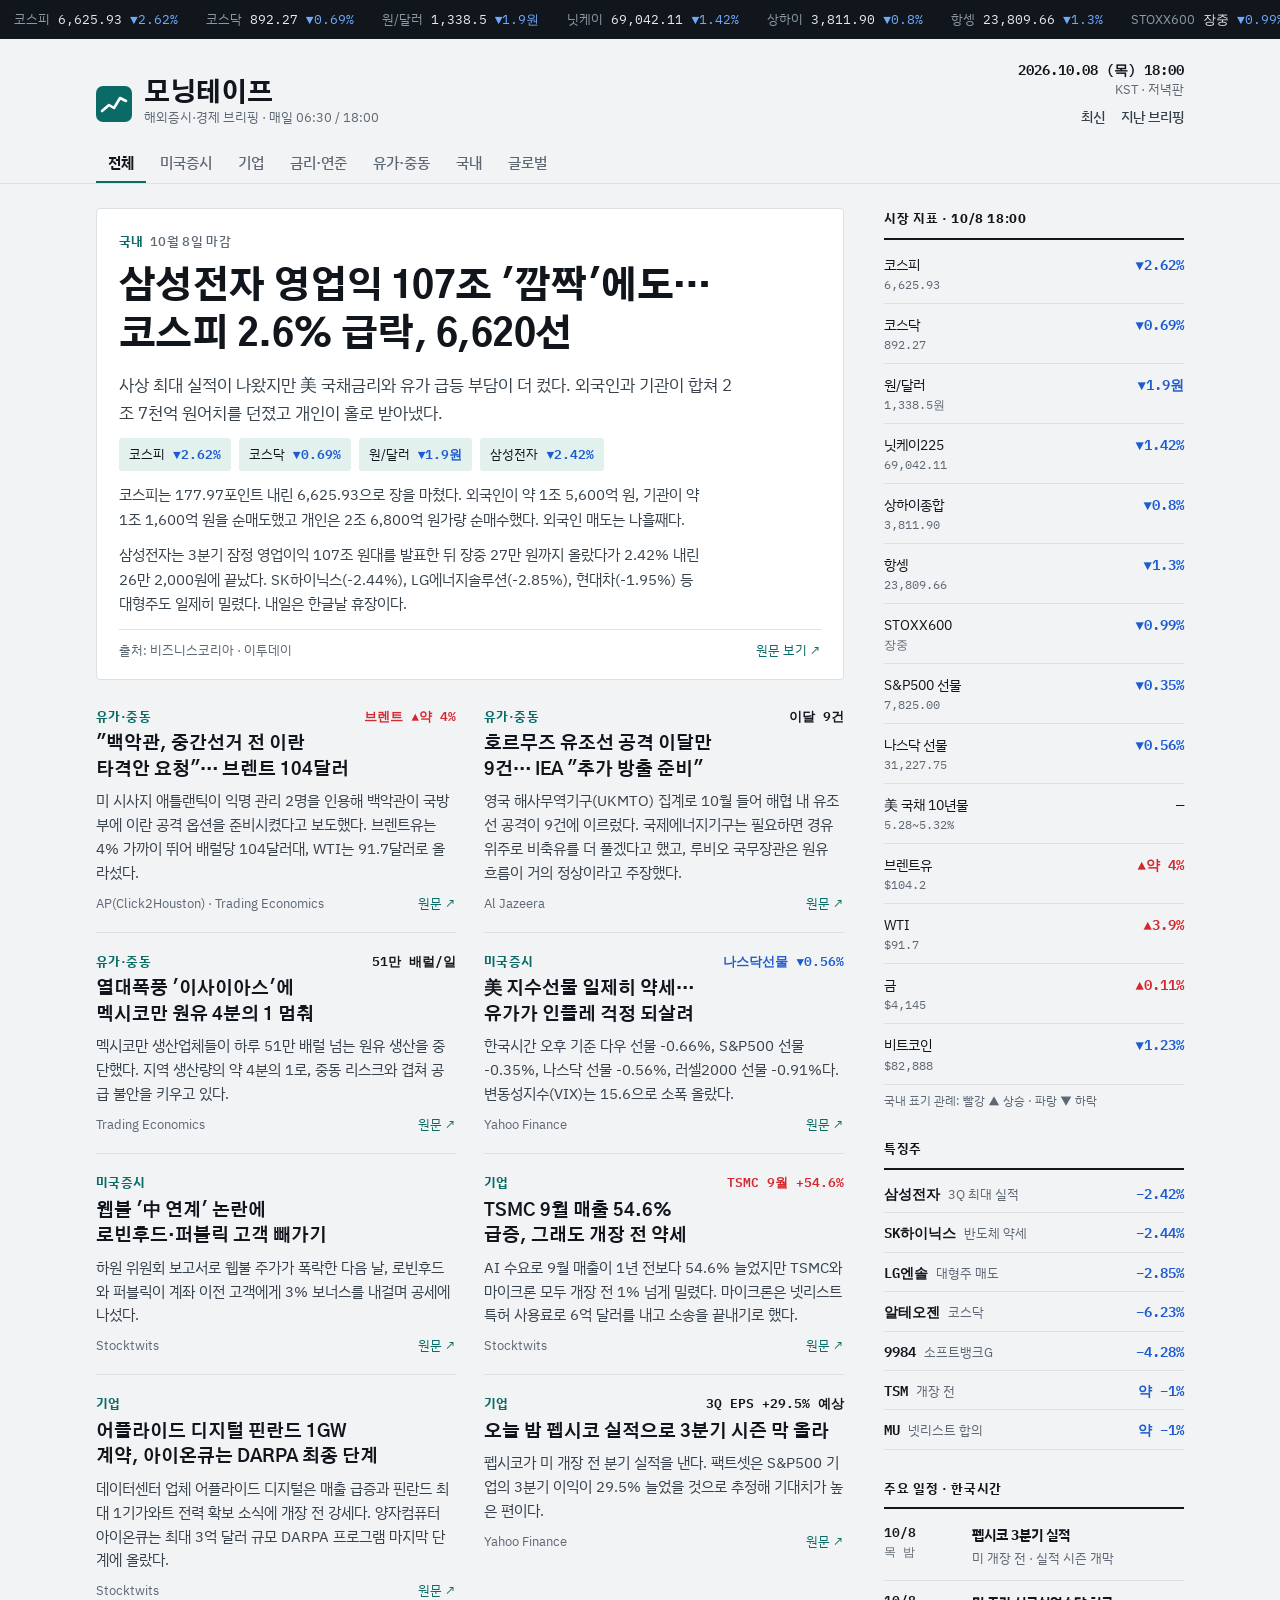
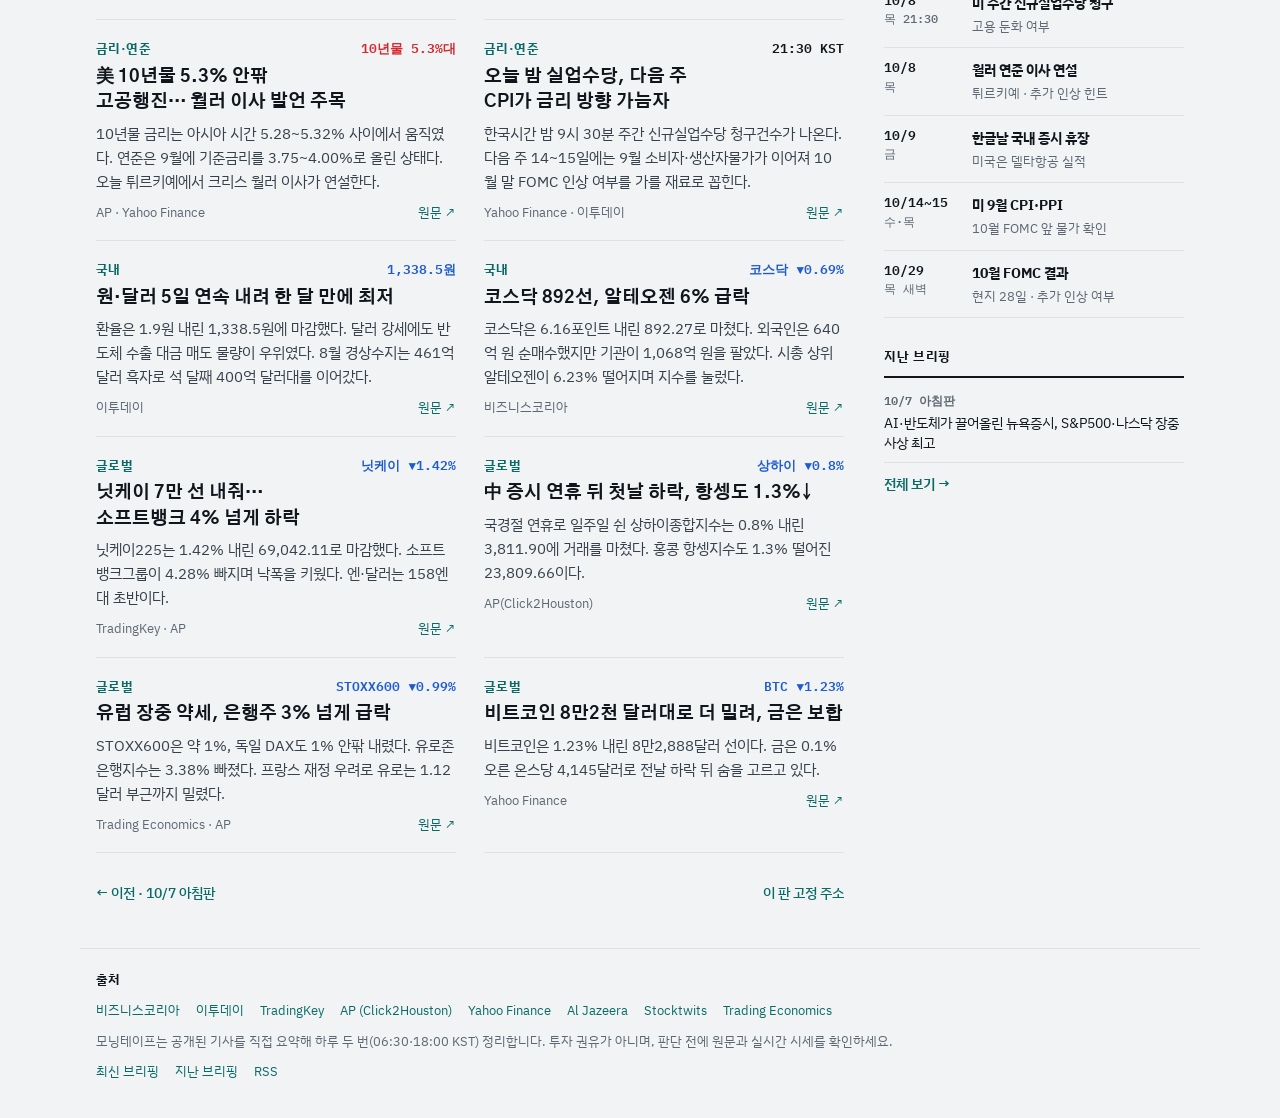
<file: index.html>
<!doctype html>
<html lang="ko" data-root="" data-edition="2026-10-08-pm">
<head>
<meta charset="utf-8">
<meta name="viewport" content="width=device-width, initial-scale=1">
<title>모닝테이프 · 해외증시·경제 브리핑 (10월 8일 저녁판)</title>
<meta name="description" content="삼성전자 깜짝 실적에도 코스피 2.6% 급락. 美 10년물 5.3%대와 브렌트 104달러 부담에 아시아·유럽 증시가 함께 밀렸다.">
<link rel="canonical" href="https://acestrella.github.io/morningtape/">
<meta property="og:type" content="article">
<meta property="og:site_name" content="모닝테이프">
<meta property="og:locale" content="ko_KR">
<meta property="og:title" content="모닝테이프 · 해외증시·경제 브리핑 (10월 8일 저녁판)">
<meta property="og:description" content="삼성전자 깜짝 실적에도 코스피 2.6% 급락. 美 10년물 5.3%대와 브렌트 104달러 부담에 아시아·유럽 증시가 함께 밀렸다.">
<meta property="og:url" content="https://acestrella.github.io/morningtape/">
<meta property="og:image" content="https://acestrella.github.io/morningtape/icons/og.png">
<meta name="twitter:card" content="summary_large_image">
<meta name="theme-color" content="#0A6B66">
<meta name="mobile-web-app-capable" content="yes">
<meta name="apple-mobile-web-app-capable" content="yes">
<meta name="apple-mobile-web-app-title" content="모닝테이프">
<link rel="manifest" href="manifest.webmanifest">
<link rel="icon" href="icons/favicon-32.png" sizes="32x32" type="image/png">
<link rel="apple-touch-icon" href="icons/apple-touch-icon.png">
<link rel="alternate" type="application/rss+xml" title="모닝테이프" href="feed.xml">
<link rel="preconnect" href="https://fonts.googleapis.com">
<link rel="preconnect" href="https://fonts.gstatic.com" crossorigin>
<link rel="stylesheet" href="https://fonts.googleapis.com/css2?family=Gothic+A1:wght@700;800&family=IBM+Plex+Mono:wght@500;600&family=IBM+Plex+Sans+KR:wght@400;500;700&display=swap">
<link rel="stylesheet" href="assets/style.css?v=2df06da0">
<script type="application/ld+json">{"@context": "https://schema.org", "@type": "NewsArticle", "headline": "삼성전자 영업익 107조 '깜짝'에도… 코스피 2.6% 급락, 6,620선", "description": "삼성전자 깜짝 실적에도 코스피 2.6% 급락. 美 10년물 5.3%대와 브렌트 104달러 부담에 아시아·유럽 증시가 함께 밀렸다.", "datePublished": "2026-10-08T18:00:00+09:00", "dateModified": "2026-10-08T18:00:00+09:00", "inLanguage": "ko", "mainEntityOfPage": "https://acestrella.github.io/morningtape/e/2026-10-08-pm.html", "image": ["https://acestrella.github.io/morningtape/icons/og.png"], "author": {"@type": "Organization", "name": "모닝테이프", "url": "https://acestrella.github.io/morningtape/"}, "publisher": {"@type": "Organization", "name": "모닝테이프", "logo": {"@type": "ImageObject", "url": "https://acestrella.github.io/morningtape/icons/icon-512.png"}}}</script>
</head>
<body><div class="newer" id="newer" hidden>
  <div class="wrap newer-in"><span><b>새 브리핑</b> <span class="bt"></span></span><a href="./">지금 보기 →</a></div>
</div><div class="tape" aria-label="주요 지표">
  <div class="tape-track">
    <ul class="tape-list"><li><span class="k">코스피</span><span class="v">6,625.93</span><span class="td">▼2.62%</span></li><li><span class="k">코스닥</span><span class="v">892.27</span><span class="td">▼0.69%</span></li><li><span class="k">원/달러</span><span class="v">1,338.5</span><span class="td">▼1.9원</span></li><li><span class="k">닛케이</span><span class="v">69,042.11</span><span class="td">▼1.42%</span></li><li><span class="k">상하이</span><span class="v">3,811.90</span><span class="td">▼0.8%</span></li><li><span class="k">항셍</span><span class="v">23,809.66</span><span class="td">▼1.3%</span></li><li><span class="k">STOXX600</span><span class="v">장중</span><span class="td">▼0.99%</span></li><li><span class="k">S&amp;P500 선물</span><span class="v">7,825.00</span><span class="td">▼0.35%</span></li><li><span class="k">나스닥 선물</span><span class="v">31,227.75</span><span class="td">▼0.56%</span></li><li><span class="k">다우 선물</span><span class="v">51,108</span><span class="td">▼0.66%</span></li><li><span class="k">美10년물</span><span class="v">5.3% 안팎</span></li><li><span class="k">브렌트유</span><span class="v">$104.2</span><span class="tu">▲약 4%</span></li><li><span class="k">WTI</span><span class="v">$91.7</span><span class="tu">▲3.9%</span></li><li><span class="k">금</span><span class="v">$4,145</span><span class="tu">▲0.11%</span></li><li><span class="k">비트코인</span><span class="v">$82,888</span><span class="td">▼1.23%</span></li></ul>
    <ul class="tape-list" aria-hidden="true"><li><span class="k">코스피</span><span class="v">6,625.93</span><span class="td">▼2.62%</span></li><li><span class="k">코스닥</span><span class="v">892.27</span><span class="td">▼0.69%</span></li><li><span class="k">원/달러</span><span class="v">1,338.5</span><span class="td">▼1.9원</span></li><li><span class="k">닛케이</span><span class="v">69,042.11</span><span class="td">▼1.42%</span></li><li><span class="k">상하이</span><span class="v">3,811.90</span><span class="td">▼0.8%</span></li><li><span class="k">항셍</span><span class="v">23,809.66</span><span class="td">▼1.3%</span></li><li><span class="k">STOXX600</span><span class="v">장중</span><span class="td">▼0.99%</span></li><li><span class="k">S&amp;P500 선물</span><span class="v">7,825.00</span><span class="td">▼0.35%</span></li><li><span class="k">나스닥 선물</span><span class="v">31,227.75</span><span class="td">▼0.56%</span></li><li><span class="k">다우 선물</span><span class="v">51,108</span><span class="td">▼0.66%</span></li><li><span class="k">美10년물</span><span class="v">5.3% 안팎</span></li><li><span class="k">브렌트유</span><span class="v">$104.2</span><span class="tu">▲약 4%</span></li><li><span class="k">WTI</span><span class="v">$91.7</span><span class="tu">▲3.9%</span></li><li><span class="k">금</span><span class="v">$4,145</span><span class="tu">▲0.11%</span></li><li><span class="k">비트코인</span><span class="v">$82,888</span><span class="td">▼1.23%</span></li></ul>
  </div>
</div><header class="mast wrap">
  <a class="brand" href="./"><svg class="logo" width="36" height="36" viewBox="0 0 36 36" aria-hidden="true"><rect width="36" height="36" rx="7" fill="var(--accent)"/><polyline points="6,25 13,19 18,22 24,12 30,15" fill="none" stroke="var(--on-accent)" stroke-width="2.6" stroke-linecap="round" stroke-linejoin="round"/></svg><span><strong>모닝테이프</strong><span>해외증시·경제 브리핑 · 매일 06:30 / 18:00</span></span></a>
  <div class="mast-r">
    <div class="stamp"><time datetime="2026-10-08T18:00:00+09:00">2026.10.08 (목) 18:00</time>KST · 저녁판</div>
    <nav class="topnav" aria-label="사이트"><a href="./">최신</a><a href="archive.html">지난 브리핑</a><button type="button" class="install" id="install" hidden>앱 설치</button></nav>
  </div>
</header>
<p class="ioshint wrap" id="ioshint" hidden>사파리 아래쪽 <b>공유 버튼</b> → <b>홈 화면에 추가</b>를 누르면 앱처럼 쓸 수 있어요.</p><div class="tabbar"><nav class="tabs wrap" aria-label="섹션"><button type="button" class="tab" id="tab-all" data-filter="all" aria-pressed="true">전체</button><button type="button" class="tab" id="tab-us" data-filter="us" aria-pressed="false">미국증시</button><button type="button" class="tab" id="tab-biz" data-filter="biz" aria-pressed="false">기업</button><button type="button" class="tab" id="tab-rates" data-filter="rates" aria-pressed="false">금리·연준</button><button type="button" class="tab" id="tab-oil" data-filter="oil" aria-pressed="false">유가·중동</button><button type="button" class="tab" id="tab-kr" data-filter="kr" aria-pressed="false">국내</button><button type="button" class="tab" id="tab-global" data-filter="global" aria-pressed="false">글로벌</button></nav></div>
<main class="wrap grid">
  <div class="col-main">
    <article class="lead" data-cat="kr">
  <div class="kicker">국내<span class="time">10월 8일 마감</span></div>
  <h1>삼성전자 영업익 107조 &#x27;깜짝&#x27;에도… 코스피 2.6% 급락, 6,620선</h1>
  <p class="dek">사상 최대 실적이 나왔지만 美 국채금리와 유가 급등 부담이 더 컸다. 외국인과 기관이 합쳐 2조 7천억 원어치를 던졌고 개인이 홀로 받아냈다.</p>
  <div class="chips"><span class="chip">코스피 <span class="num dn">▼2.62%</span></span><span class="chip">코스닥 <span class="num dn">▼0.69%</span></span><span class="chip">원/달러 <span class="num dn">▼1.9원</span></span><span class="chip">삼성전자 <span class="num dn">▼2.42%</span></span></div>
  <div class="body"><p>코스피는 177.97포인트 내린 6,625.93으로 장을 마쳤다. 외국인이 약 1조 5,600억 원, 기관이 약 1조 1,600억 원을 순매도했고 개인은 2조 6,800억 원가량 순매수했다. 외국인 매도는 나흘째다.</p><p>삼성전자는 3분기 잠정 영업이익 107조 원대를 발표한 뒤 장중 27만 원까지 올랐다가 2.42% 내린 26만 2,000원에 끝났다. SK하이닉스(-2.44%), LG에너지솔루션(-2.85%), 현대차(-1.95%) 등 대형주도 일제히 밀렸다. 내일은 한글날 휴장이다.</p></div>
  <div class="byline"><span>출처: 비즈니스코리아 · 이투데이</span><a href="https://www.businesskorea.co.kr/news/articleView.html?idxno=278527" target="_blank" rel="noopener">원문 보기 ↗</a></div>
</article>
    <div class="stories" id="stories"><article class="story" data-cat="oil">
  <div class="story-top"><span class="kicker">유가·중동</span><span class="chg up">브렌트 ▲약 4%</span></div>
  <h2>&quot;백악관, 중간선거 전 이란 타격안 요청&quot;… 브렌트 104달러</h2>
  <p>미 시사지 애틀랜틱이 익명 관리 2명을 인용해 백악관이 국방부에 이란 공격 옵션을 준비시켰다고 보도했다. 브렌트유는 4% 가까이 뛰어 배럴당 104달러대, WTI는 91.7달러로 올라섰다.</p>
  <footer><span>AP(Click2Houston) · Trading Economics</span><a href="https://www.click2houston.com/business/2026/10/08/brent-crude-jumps-nearly-4-as-middle-east-tensions-flare-while-share-prices-retreat/" target="_blank" rel="noopener">원문 ↗</a></footer>
</article><article class="story" data-cat="oil">
  <div class="story-top"><span class="kicker">유가·중동</span><span class="chg ">이달 9건</span></div>
  <h2>호르무즈 유조선 공격 이달만 9건… IEA &quot;추가 방출 준비&quot;</h2>
  <p>영국 해사무역기구(UKMTO) 집계로 10월 들어 해협 내 유조선 공격이 9건에 이르렀다. 국제에너지기구는 필요하면 경유 위주로 비축유를 더 풀겠다고 했고, 루비오 국무장관은 원유 흐름이 거의 정상이라고 주장했다.</p>
  <footer><span>Al Jazeera</span><a href="https://www.aljazeera.com/news/2026/10/8/us-stocks-slide-as-oil-prices-fluctuate-over-renewed-iran-war-fears" target="_blank" rel="noopener">원문 ↗</a></footer>
</article><article class="story" data-cat="oil">
  <div class="story-top"><span class="kicker">유가·중동</span><span class="chg ">51만 배럴/일</span></div>
  <h2>열대폭풍 &#x27;이사이아스&#x27;에 멕시코만 원유 4분의 1 멈춰</h2>
  <p>멕시코만 생산업체들이 하루 51만 배럴 넘는 원유 생산을 중단했다. 지역 생산량의 약 4분의 1로, 중동 리스크와 겹쳐 공급 불안을 키우고 있다.</p>
  <footer><span>Trading Economics</span><a href="https://tradingeconomics.com/commodity/brent-crude-oil" target="_blank" rel="noopener">원문 ↗</a></footer>
</article><article class="story" data-cat="us">
  <div class="story-top"><span class="kicker">미국증시</span><span class="chg dn">나스닥선물 ▼0.56%</span></div>
  <h2>美 지수선물 일제히 약세… 유가가 인플레 걱정 되살려</h2>
  <p>한국시간 오후 기준 다우 선물 -0.66%, S&amp;P500 선물 -0.35%, 나스닥 선물 -0.56%, 러셀2000 선물 -0.91%다. 변동성지수(VIX)는 15.6으로 소폭 올랐다.</p>
  <footer><span>Yahoo Finance</span><a href="https://finance.yahoo.com/markets/live/stock-market-today-thursday-october-8-dow-sp-500-nasdaq-080537884.html" target="_blank" rel="noopener">원문 ↗</a></footer>
</article><article class="story" data-cat="us">
  <div class="story-top"><span class="kicker">미국증시</span></div>
  <h2>웹불 &#x27;中 연계&#x27; 논란에 로빈후드·퍼블릭 고객 빼가기</h2>
  <p>하원 위원회 보고서로 웹불 주가가 폭락한 다음 날, 로빈후드와 퍼블릭이 계좌 이전 고객에게 3% 보너스를 내걸며 공세에 나섰다.</p>
  <footer><span>Stocktwits</span><a href="https://stocktwits.com/news-articles/markets/equity/why-are-nasdaq-dow-futures-falling-premarket-mu-tsm-apld-ionq-hood-bull-sls-in-focus/cZDUfTgRBNT" target="_blank" rel="noopener">원문 ↗</a></footer>
</article><article class="story" data-cat="biz">
  <div class="story-top"><span class="kicker">기업</span><span class="chg up">TSMC 9월 +54.6%</span></div>
  <h2>TSMC 9월 매출 54.6% 급증, 그래도 개장 전 약세</h2>
  <p>AI 수요로 9월 매출이 1년 전보다 54.6% 늘었지만 TSMC와 마이크론 모두 개장 전 1% 넘게 밀렸다. 마이크론은 넷리스트 특허 사용료로 6억 달러를 내고 소송을 끝내기로 했다.</p>
  <footer><span>Stocktwits</span><a href="https://stocktwits.com/news-articles/markets/equity/why-are-nasdaq-dow-futures-falling-premarket-mu-tsm-apld-ionq-hood-bull-sls-in-focus/cZDUfTgRBNT" target="_blank" rel="noopener">원문 ↗</a></footer>
</article><article class="story" data-cat="biz">
  <div class="story-top"><span class="kicker">기업</span></div>
  <h2>어플라이드 디지털 핀란드 1GW 계약, 아이온큐는 DARPA 최종 단계</h2>
  <p>데이터센터 업체 어플라이드 디지털은 매출 급증과 핀란드 최대 1기가와트 전력 확보 소식에 개장 전 강세다. 양자컴퓨터 아이온큐는 최대 3억 달러 규모 DARPA 프로그램 마지막 단계에 올랐다.</p>
  <footer><span>Stocktwits</span><a href="https://stocktwits.com/news-articles/markets/equity/why-are-nasdaq-dow-futures-falling-premarket-mu-tsm-apld-ionq-hood-bull-sls-in-focus/cZDUfTgRBNT" target="_blank" rel="noopener">원문 ↗</a></footer>
</article><article class="story" data-cat="biz">
  <div class="story-top"><span class="kicker">기업</span><span class="chg ">3Q EPS +29.5% 예상</span></div>
  <h2>오늘 밤 펩시코 실적으로 3분기 시즌 막 올라</h2>
  <p>펩시코가 미 개장 전 분기 실적을 낸다. 팩트셋은 S&amp;P500 기업의 3분기 이익이 29.5% 늘었을 것으로 추정해 기대치가 높은 편이다.</p>
  <footer><span>Yahoo Finance</span><a href="https://finance.yahoo.com/markets/live/stock-market-today-thursday-october-8-dow-sp-500-nasdaq-080537884.html" target="_blank" rel="noopener">원문 ↗</a></footer>
</article><article class="story" data-cat="rates">
  <div class="story-top"><span class="kicker">금리·연준</span><span class="chg up">10년물 5.3%대</span></div>
  <h2>美 10년물 5.3% 안팎 고공행진… 월러 이사 발언 주목</h2>
  <p>10년물 금리는 아시아 시간 5.28~5.32% 사이에서 움직였다. 연준은 9월에 기준금리를 3.75~4.00%로 올린 상태다. 오늘 튀르키예에서 크리스 월러 이사가 연설한다.</p>
  <footer><span>AP · Yahoo Finance</span><a href="https://www.click2houston.com/business/2026/10/08/brent-crude-jumps-nearly-4-as-middle-east-tensions-flare-while-share-prices-retreat/" target="_blank" rel="noopener">원문 ↗</a></footer>
</article><article class="story" data-cat="rates">
  <div class="story-top"><span class="kicker">금리·연준</span><span class="chg ">21:30 KST</span></div>
  <h2>오늘 밤 실업수당, 다음 주 CPI가 금리 방향 가늠자</h2>
  <p>한국시간 밤 9시 30분 주간 신규실업수당 청구건수가 나온다. 다음 주 14~15일에는 9월 소비자·생산자물가가 이어져 10월 말 FOMC 인상 여부를 가를 재료로 꼽힌다.</p>
  <footer><span>Yahoo Finance · 이투데이</span><a href="https://www.etoday.co.kr/news/view/2633988" target="_blank" rel="noopener">원문 ↗</a></footer>
</article><article class="story" data-cat="kr">
  <div class="story-top"><span class="kicker">국내</span><span class="chg dn">1,338.5원</span></div>
  <h2>원·달러 5일 연속 내려 한 달 만에 최저</h2>
  <p>환율은 1.9원 내린 1,338.5원에 마감했다. 달러 강세에도 반도체 수출 대금 매도 물량이 우위였다. 8월 경상수지는 461억 달러 흑자로 석 달째 400억 달러대를 이어갔다.</p>
  <footer><span>이투데이</span><a href="https://www.etoday.co.kr/news/view/2633988" target="_blank" rel="noopener">원문 ↗</a></footer>
</article><article class="story" data-cat="kr">
  <div class="story-top"><span class="kicker">국내</span><span class="chg dn">코스닥 ▼0.69%</span></div>
  <h2>코스닥 892선, 알테오젠 6% 급락</h2>
  <p>코스닥은 6.16포인트 내린 892.27로 마쳤다. 외국인은 640억 원 순매수했지만 기관이 1,068억 원을 팔았다. 시총 상위 알테오젠이 6.23% 떨어지며 지수를 눌렀다.</p>
  <footer><span>비즈니스코리아</span><a href="https://www.businesskorea.co.kr/news/articleView.html?idxno=278527" target="_blank" rel="noopener">원문 ↗</a></footer>
</article><article class="story" data-cat="global">
  <div class="story-top"><span class="kicker">글로벌</span><span class="chg dn">닛케이 ▼1.42%</span></div>
  <h2>닛케이 7만 선 내줘… 소프트뱅크 4% 넘게 하락</h2>
  <p>닛케이225는 1.42% 내린 69,042.11로 마감했다. 소프트뱅크그룹이 4.28% 빠지며 낙폭을 키웠다. 엔·달러는 158엔대 초반이다.</p>
  <footer><span>TradingKey · AP</span><a href="https://www.tradingkey.com/analysis/stocks/us-stocks/262205710-samsung-skhynix-skhy-softbank-tradingkey" target="_blank" rel="noopener">원문 ↗</a></footer>
</article><article class="story" data-cat="global">
  <div class="story-top"><span class="kicker">글로벌</span><span class="chg dn">상하이 ▼0.8%</span></div>
  <h2>中 증시 연휴 뒤 첫날 하락, 항셍도 1.3%↓</h2>
  <p>국경절 연휴로 일주일 쉰 상하이종합지수는 0.8% 내린 3,811.90에 거래를 마쳤다. 홍콩 항셍지수도 1.3% 떨어진 23,809.66이다.</p>
  <footer><span>AP(Click2Houston)</span><a href="https://www.click2houston.com/business/2026/10/08/brent-crude-jumps-nearly-4-as-middle-east-tensions-flare-while-share-prices-retreat/" target="_blank" rel="noopener">원문 ↗</a></footer>
</article><article class="story" data-cat="global">
  <div class="story-top"><span class="kicker">글로벌</span><span class="chg dn">STOXX600 ▼0.99%</span></div>
  <h2>유럽 장중 약세, 은행주 3% 넘게 급락</h2>
  <p>STOXX600은 약 1%, 독일 DAX도 1% 안팎 내렸다. 유로존 은행지수는 3.38% 빠졌다. 프랑스 재정 우려로 유로는 1.12달러 부근까지 밀렸다.</p>
  <footer><span>Trading Economics · AP</span><a href="https://tradingeconomics.com/germany/stock-market" target="_blank" rel="noopener">원문 ↗</a></footer>
</article><article class="story" data-cat="global">
  <div class="story-top"><span class="kicker">글로벌</span><span class="chg dn">BTC ▼1.23%</span></div>
  <h2>비트코인 8만2천 달러대로 더 밀려, 금은 보합</h2>
  <p>비트코인은 1.23% 내린 8만2,888달러 선이다. 금은 0.1% 오른 온스당 4,145달러로 전날 하락 뒤 숨을 고르고 있다.</p>
  <footer><span>Yahoo Finance</span><a href="https://finance.yahoo.com/markets/live/stock-market-today-thursday-october-8-dow-sp-500-nasdaq-080537884.html" target="_blank" rel="noopener">원문 ↗</a></footer>
</article></div>
    <p class="empty" id="empty" hidden>이 섹션에 표시할 기사가 없어요.</p>
    <nav class="ednav" aria-label="판 이동"><a href="e/2026-10-07-am.html">← 이전 · 10/7 아침판</a><a href="e/2026-10-08-pm.html">이 판 고정 주소</a></nav>
  </div>
  <aside class="rail">
  <section>
    <h2>시장 지표 · 10/8 18:00</h2>
    <table class="ind"><tbody><tr><td>코스피<small>6,625.93</small></td><td class="dn">▼2.62%</td></tr><tr><td>코스닥<small>892.27</small></td><td class="dn">▼0.69%</td></tr><tr><td>원/달러<small>1,338.5원</small></td><td class="dn">▼1.9원</td></tr><tr><td>닛케이225<small>69,042.11</small></td><td class="dn">▼1.42%</td></tr><tr><td>상하이종합<small>3,811.90</small></td><td class="dn">▼0.8%</td></tr><tr><td>항셍<small>23,809.66</small></td><td class="dn">▼1.3%</td></tr><tr><td>STOXX600<small>장중</small></td><td class="dn">▼0.99%</td></tr><tr><td>S&amp;P500 선물<small>7,825.00</small></td><td class="dn">▼0.35%</td></tr><tr><td>나스닥 선물<small>31,227.75</small></td><td class="dn">▼0.56%</td></tr><tr><td>美 국채 10년물<small>5.28~5.32%</small></td><td class="">—</td></tr><tr><td>브렌트유<small>$104.2</small></td><td class="up">▲약 4%</td></tr><tr><td>WTI<small>$91.7</small></td><td class="up">▲3.9%</td></tr><tr><td>금<small>$4,145</small></td><td class="up">▲0.11%</td></tr><tr><td>비트코인<small>$82,888</small></td><td class="dn">▼1.23%</td></tr></tbody></table>
    <p class="legend">국내 표기 관례: 빨강 ▲ 상승 · 파랑 ▼ 하락</p>
  </section>
  <section><h2>특징주</h2><ul class="movers"><li><span><span class="tk">삼성전자</span><span class="nm">3Q 최대 실적</span></span><span class="num dn">−2.42%</span></li><li><span><span class="tk">SK하이닉스</span><span class="nm">반도체 약세</span></span><span class="num dn">−2.44%</span></li><li><span><span class="tk">LG엔솔</span><span class="nm">대형주 매도</span></span><span class="num dn">−2.85%</span></li><li><span><span class="tk">알테오젠</span><span class="nm">코스닥</span></span><span class="num dn">−6.23%</span></li><li><span><span class="tk">9984</span><span class="nm">소프트뱅크G</span></span><span class="num dn">−4.28%</span></li><li><span><span class="tk">TSM</span><span class="nm">개장 전</span></span><span class="num dn">약 −1%</span></li><li><span><span class="tk">MU</span><span class="nm">넷리스트 합의</span></span><span class="num dn">약 −1%</span></li></ul></section>
  <section><h2>주요 일정 · 한국시간</h2><ul class="sched"><li><div class="d">10/8<span>목 밤</span></div><div><b>펩시코 3분기 실적</b><p>미 개장 전 · 실적 시즌 개막</p></div></li><li><div class="d">10/8<span>목 21:30</span></div><div><b>미 주간 신규실업수당 청구</b><p>고용 둔화 여부</p></div></li><li><div class="d">10/8<span>목</span></div><div><b>월러 연준 이사 연설</b><p>튀르키예 · 추가 인상 힌트</p></div></li><li><div class="d">10/9<span>금</span></div><div><b>한글날 국내 증시 휴장</b><p>미국은 델타항공 실적</p></div></li><li><div class="d">10/14~15<span>수·목</span></div><div><b>미 9월 CPI·PPI</b><p>10월 FOMC 앞 물가 확인</p></div></li><li><div class="d">10/29<span>목 새벽</span></div><div><b>10월 FOMC 결과</b><p>현지 28일 · 추가 인상 여부</p></div></li></ul></section>
  <section><h2>지난 브리핑</h2><ul class="recent"><li><a href="e/2026-10-07-am.html"><span class="rl">10/7 아침판</span><span class="rt">AI·반도체가 끌어올린 뉴욕증시, S&amp;P500·나스닥 장중 사상 최고</span></a></li></ul><a class="more" href="archive.html">전체 보기 →</a></section>
</aside>
</main>
<footer class="wrap foot">
  <h2>출처</h2><ul><li><a href="https://www.businesskorea.co.kr/news/articleView.html?idxno=278527" target="_blank" rel="noopener">비즈니스코리아</a></li><li><a href="https://www.etoday.co.kr/news/view/2633988" target="_blank" rel="noopener">이투데이</a></li><li><a href="https://www.tradingkey.com/analysis/stocks/us-stocks/262205710-samsung-skhynix-skhy-softbank-tradingkey" target="_blank" rel="noopener">TradingKey</a></li><li><a href="https://www.click2houston.com/business/2026/10/08/brent-crude-jumps-nearly-4-as-middle-east-tensions-flare-while-share-prices-retreat/" target="_blank" rel="noopener">AP (Click2Houston)</a></li><li><a href="https://finance.yahoo.com/markets/live/stock-market-today-thursday-october-8-dow-sp-500-nasdaq-080537884.html" target="_blank" rel="noopener">Yahoo Finance</a></li><li><a href="https://www.aljazeera.com/news/2026/10/8/us-stocks-slide-as-oil-prices-fluctuate-over-renewed-iran-war-fears" target="_blank" rel="noopener">Al Jazeera</a></li><li><a href="https://stocktwits.com/news-articles/markets/equity/why-are-nasdaq-dow-futures-falling-premarket-mu-tsm-apld-ionq-hood-bull-sls-in-focus/cZDUfTgRBNT" target="_blank" rel="noopener">Stocktwits</a></li><li><a href="https://tradingeconomics.com/commodity/brent-crude-oil" target="_blank" rel="noopener">Trading Economics</a></li></ul>
  <p>모닝테이프는 공개된 기사를 직접 요약해 하루 두 번(06:30·18:00 KST) 정리합니다. 투자 권유가 아니며, 판단 전에 원문과 실시간 시세를 확인하세요.</p>
  <p class="foot-links"><a href="./">최신 브리핑</a><a href="archive.html">지난 브리핑</a><a href="feed.xml">RSS</a></p>
</footer><script src="assets/app.js?v=2df06da0" defer></script>
</body>
</html>
</file>
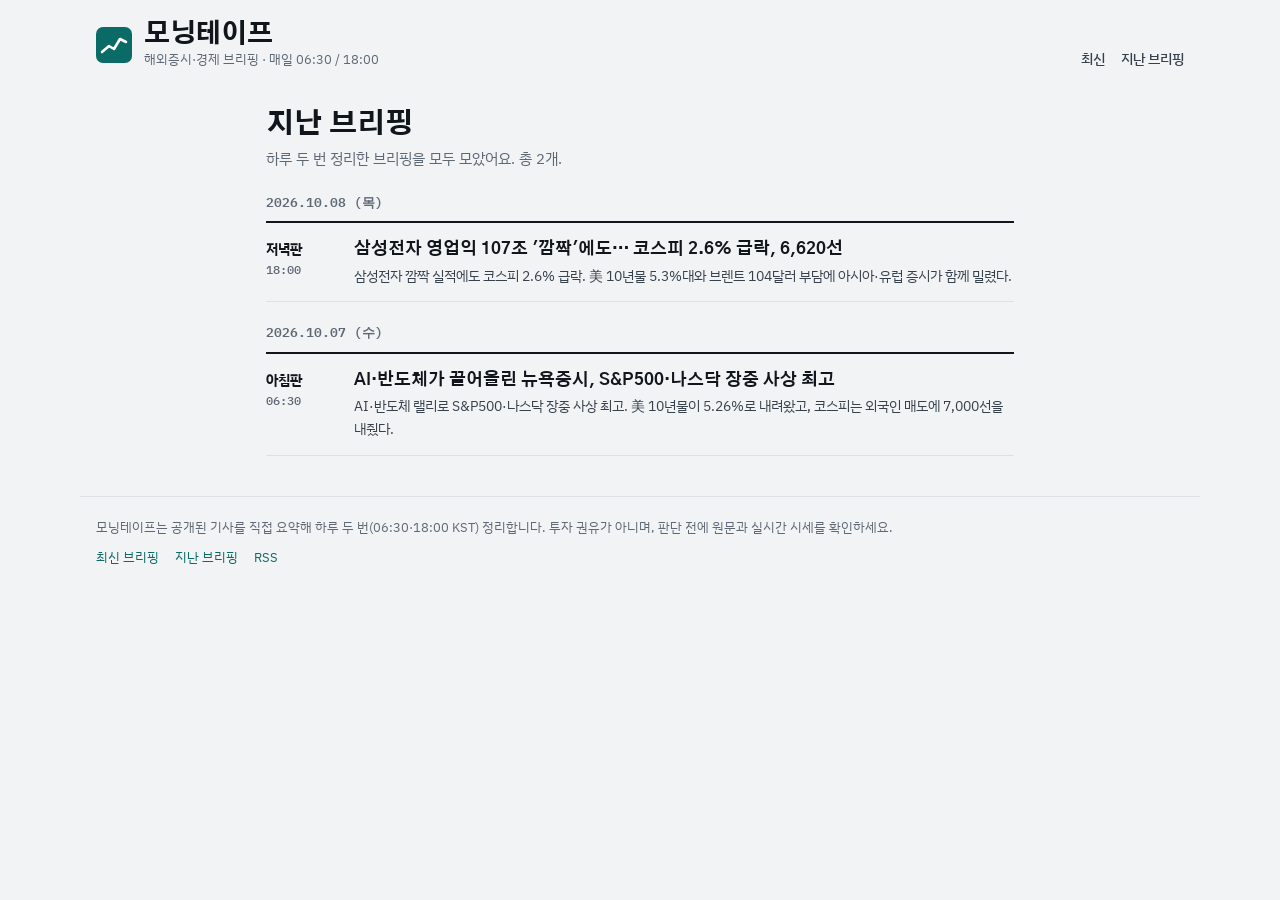
<file: archive.html>
<!doctype html>
<html lang="ko" data-root="" data-edition="">
<head>
<meta charset="utf-8">
<meta name="viewport" content="width=device-width, initial-scale=1">
<title>지난 브리핑 | 모닝테이프</title>
<meta name="description" content="모닝테이프가 정리한 해외증시·경제 브리핑 전체 목록">
<link rel="canonical" href="https://acestrella.github.io/morningtape/archive.html">
<meta property="og:type" content="website">
<meta property="og:site_name" content="모닝테이프">
<meta property="og:locale" content="ko_KR">
<meta property="og:title" content="지난 브리핑 | 모닝테이프">
<meta property="og:description" content="모닝테이프가 정리한 해외증시·경제 브리핑 전체 목록">
<meta property="og:url" content="https://acestrella.github.io/morningtape/archive.html">
<meta property="og:image" content="https://acestrella.github.io/morningtape/icons/og.png">
<meta name="twitter:card" content="summary_large_image">
<meta name="theme-color" content="#0A6B66">
<meta name="mobile-web-app-capable" content="yes">
<meta name="apple-mobile-web-app-capable" content="yes">
<meta name="apple-mobile-web-app-title" content="모닝테이프">
<link rel="manifest" href="manifest.webmanifest">
<link rel="icon" href="icons/favicon-32.png" sizes="32x32" type="image/png">
<link rel="apple-touch-icon" href="icons/apple-touch-icon.png">
<link rel="alternate" type="application/rss+xml" title="모닝테이프" href="feed.xml">
<link rel="preconnect" href="https://fonts.googleapis.com">
<link rel="preconnect" href="https://fonts.gstatic.com" crossorigin>
<link rel="stylesheet" href="https://fonts.googleapis.com/css2?family=Gothic+A1:wght@700;800&family=IBM+Plex+Mono:wght@500;600&family=IBM+Plex+Sans+KR:wght@400;500;700&display=swap">
<link rel="stylesheet" href="assets/style.css?v=2df06da0">

</head>
<body><div class="newer" id="newer" hidden>
  <div class="wrap newer-in"><span><b>새 브리핑</b> <span class="bt"></span></span><a href="./">지금 보기 →</a></div>
</div><header class="mast wrap">
  <a class="brand" href="./"><svg class="logo" width="36" height="36" viewBox="0 0 36 36" aria-hidden="true"><rect width="36" height="36" rx="7" fill="var(--accent)"/><polyline points="6,25 13,19 18,22 24,12 30,15" fill="none" stroke="var(--on-accent)" stroke-width="2.6" stroke-linecap="round" stroke-linejoin="round"/></svg><span><strong>모닝테이프</strong><span>해외증시·경제 브리핑 · 매일 06:30 / 18:00</span></span></a>
  <div class="mast-r">
    
    <nav class="topnav" aria-label="사이트"><a href="./">최신</a><a href="archive.html">지난 브리핑</a><button type="button" class="install" id="install" hidden>앱 설치</button></nav>
  </div>
</header>
<p class="ioshint wrap" id="ioshint" hidden>사파리 아래쪽 <b>공유 버튼</b> → <b>홈 화면에 추가</b>를 누르면 앱처럼 쓸 수 있어요.</p>
<main class="wrap arch">
  <h1>지난 브리핑</h1>
  <p class="arch-dek">하루 두 번 정리한 브리핑을 모두 모았어요. 총 2개.</p>
  <section class="aday"><h2>2026.10.08 (목)</h2><ul><li><a href="e/2026-10-08-pm.html"><span class="al">저녁판 <span>18:00</span></span><span class="at"><b>삼성전자 영업익 107조 &#x27;깜짝&#x27;에도… 코스피 2.6% 급락, 6,620선</b><span>삼성전자 깜짝 실적에도 코스피 2.6% 급락. 美 10년물 5.3%대와 브렌트 104달러 부담에 아시아·유럽 증시가 함께 밀렸다.</span></span></a></li></ul></section><section class="aday"><h2>2026.10.07 (수)</h2><ul><li><a href="e/2026-10-07-am.html"><span class="al">아침판 <span>06:30</span></span><span class="at"><b>AI·반도체가 끌어올린 뉴욕증시, S&amp;P500·나스닥 장중 사상 최고</b><span>AI·반도체 랠리로 S&amp;P500·나스닥 장중 사상 최고. 美 10년물이 5.26%로 내려왔고, 코스피는 외국인 매도에 7,000선을 내줬다.</span></span></a></li></ul></section>
</main>
<footer class="wrap foot">
  
  <p>모닝테이프는 공개된 기사를 직접 요약해 하루 두 번(06:30·18:00 KST) 정리합니다. 투자 권유가 아니며, 판단 전에 원문과 실시간 시세를 확인하세요.</p>
  <p class="foot-links"><a href="./">최신 브리핑</a><a href="archive.html">지난 브리핑</a><a href="feed.xml">RSS</a></p>
</footer><script src="assets/app.js?v=2df06da0" defer></script>
</body>
</html>
</file>
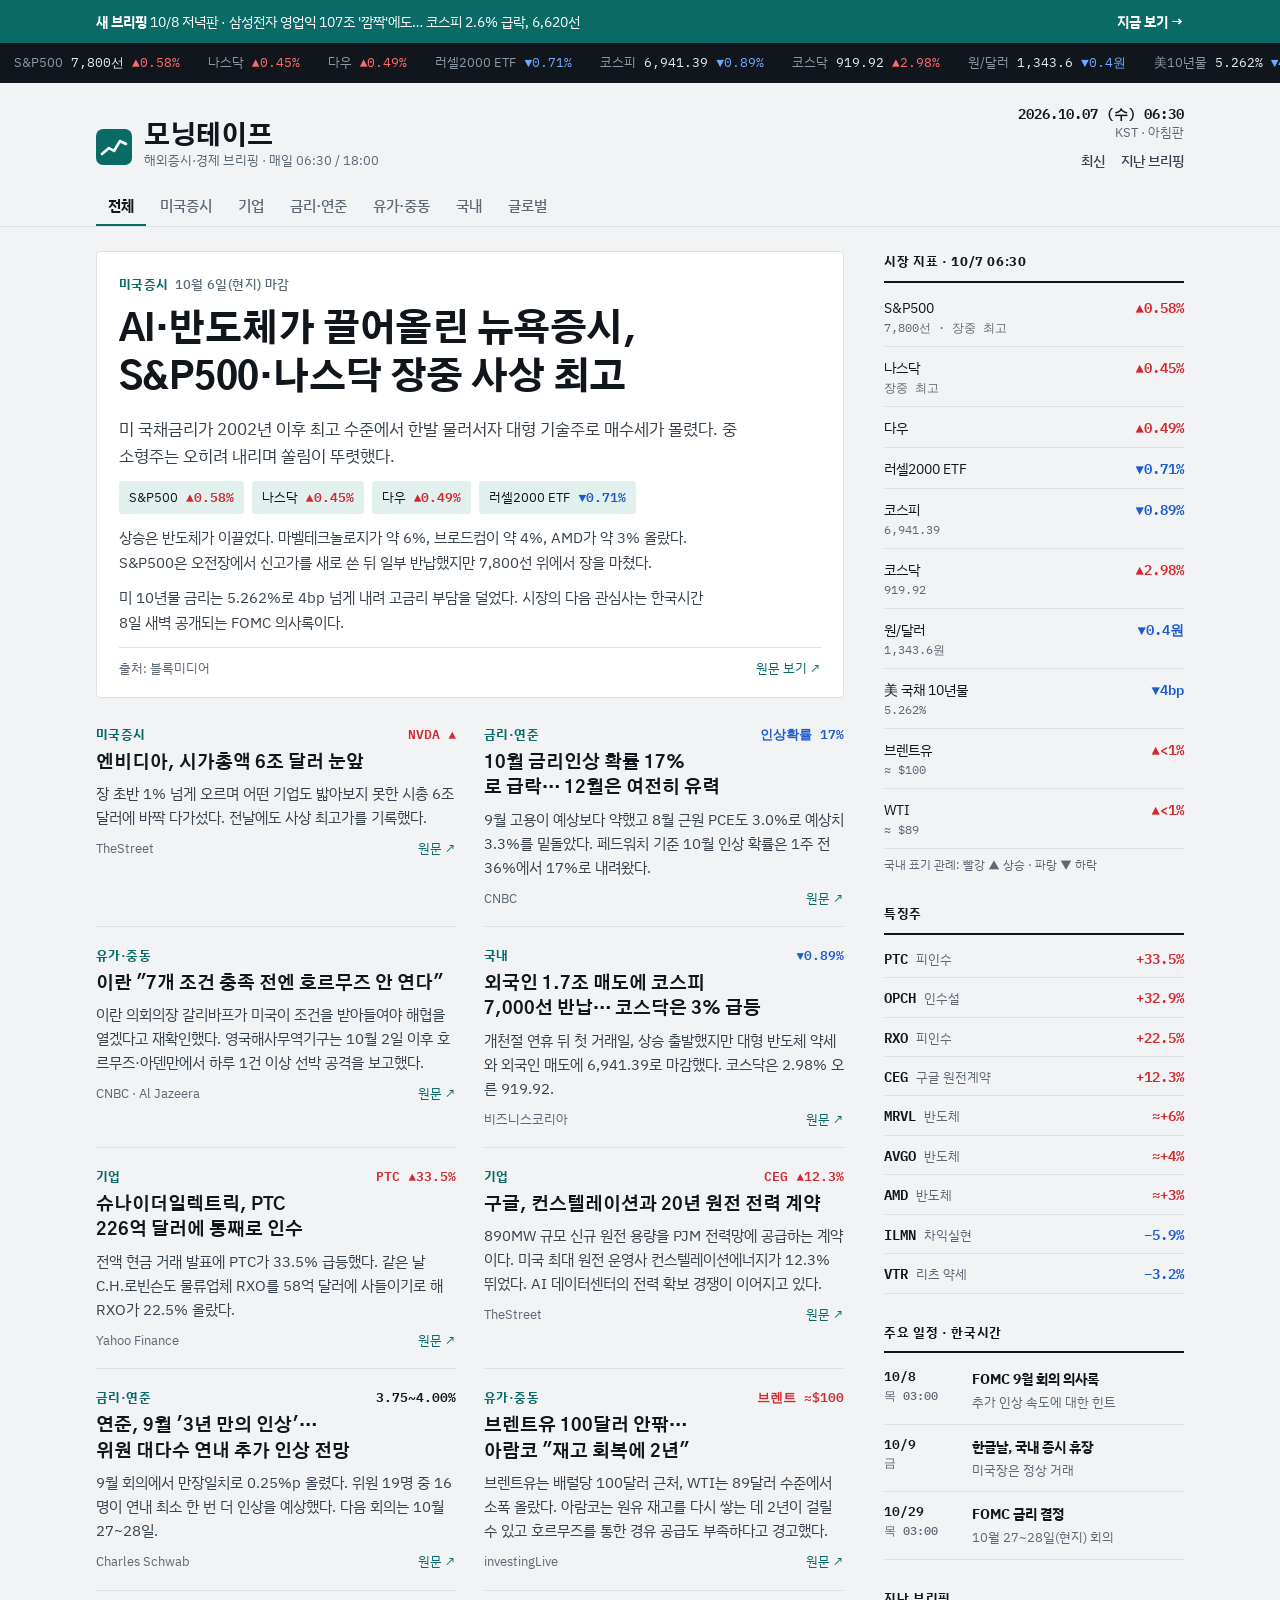
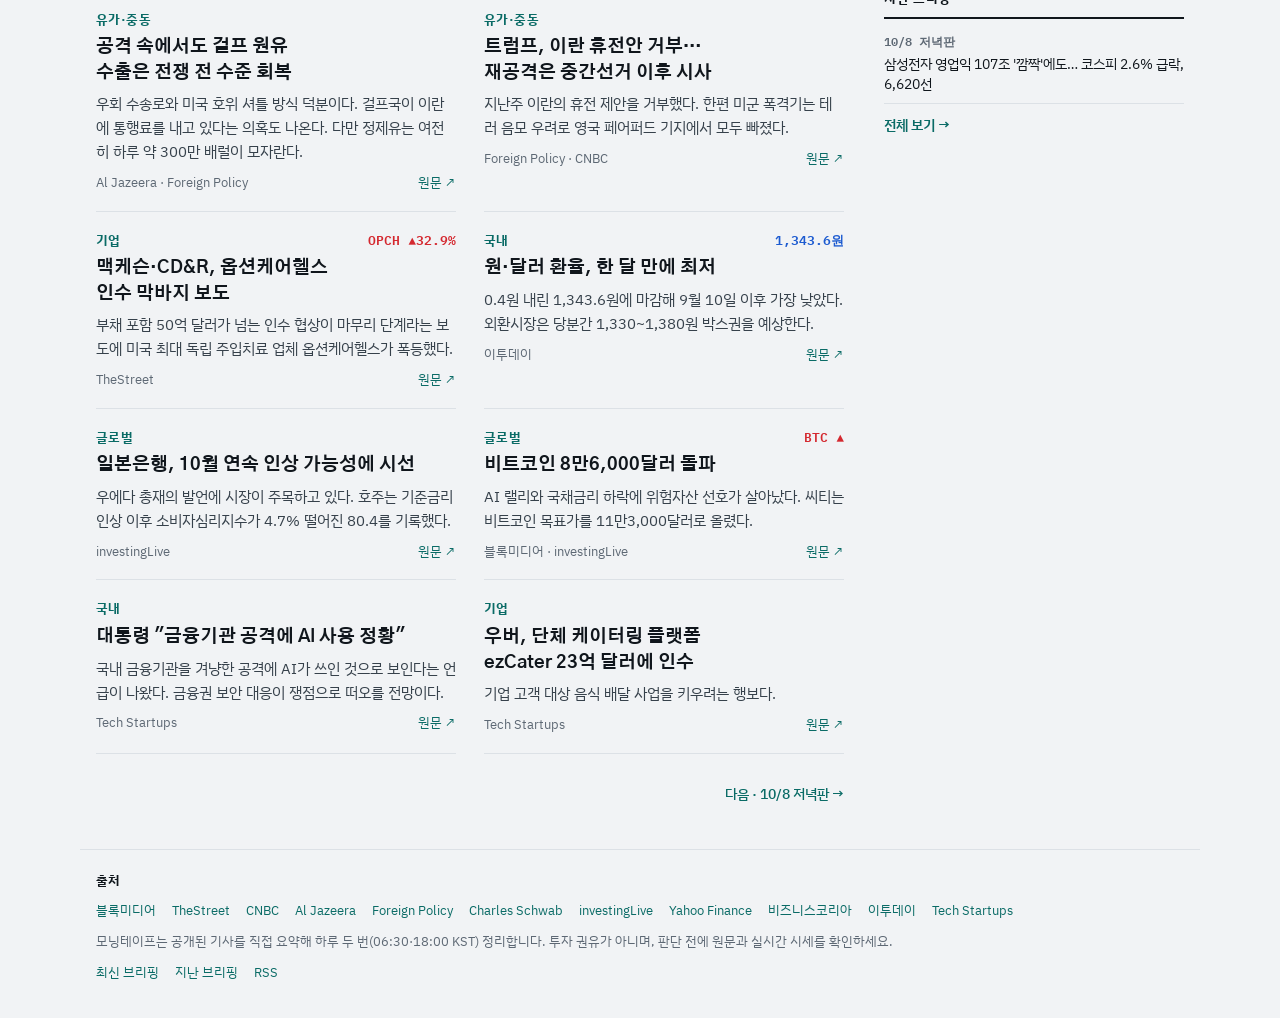
<file: e/2026-10-07-am.html>
<!doctype html>
<html lang="ko" data-root="../" data-edition="2026-10-07-am">
<head>
<meta charset="utf-8">
<meta name="viewport" content="width=device-width, initial-scale=1">
<title>10월 7일 아침판 증시 브리핑: AI·반도체가 끌어올린 뉴욕증시, S&amp;P500·나스닥 장중 사상 최고 | 모닝테이프</title>
<meta name="description" content="AI·반도체 랠리로 S&amp;P500·나스닥 장중 사상 최고. 美 10년물이 5.26%로 내려왔고, 코스피는 외국인 매도에 7,000선을 내줬다.">
<link rel="canonical" href="https://acestrella.github.io/morningtape/e/2026-10-07-am.html">
<meta property="og:type" content="article">
<meta property="og:site_name" content="모닝테이프">
<meta property="og:locale" content="ko_KR">
<meta property="og:title" content="10월 7일 아침판 증시 브리핑: AI·반도체가 끌어올린 뉴욕증시, S&amp;P500·나스닥 장중 사상 최고 | 모닝테이프">
<meta property="og:description" content="AI·반도체 랠리로 S&amp;P500·나스닥 장중 사상 최고. 美 10년물이 5.26%로 내려왔고, 코스피는 외국인 매도에 7,000선을 내줬다.">
<meta property="og:url" content="https://acestrella.github.io/morningtape/e/2026-10-07-am.html">
<meta property="og:image" content="https://acestrella.github.io/morningtape/icons/og.png">
<meta name="twitter:card" content="summary_large_image">
<meta name="theme-color" content="#0A6B66">
<meta name="mobile-web-app-capable" content="yes">
<meta name="apple-mobile-web-app-capable" content="yes">
<meta name="apple-mobile-web-app-title" content="모닝테이프">
<link rel="manifest" href="../manifest.webmanifest">
<link rel="icon" href="../icons/favicon-32.png" sizes="32x32" type="image/png">
<link rel="apple-touch-icon" href="../icons/apple-touch-icon.png">
<link rel="alternate" type="application/rss+xml" title="모닝테이프" href="../feed.xml">
<link rel="preconnect" href="https://fonts.googleapis.com">
<link rel="preconnect" href="https://fonts.gstatic.com" crossorigin>
<link rel="stylesheet" href="https://fonts.googleapis.com/css2?family=Gothic+A1:wght@700;800&family=IBM+Plex+Mono:wght@500;600&family=IBM+Plex+Sans+KR:wght@400;500;700&display=swap">
<link rel="stylesheet" href="../assets/style.css?v=2df06da0">
<script type="application/ld+json">{"@context": "https://schema.org", "@type": "NewsArticle", "headline": "AI·반도체가 끌어올린 뉴욕증시, S&P500·나스닥 장중 사상 최고", "description": "AI·반도체 랠리로 S&P500·나스닥 장중 사상 최고. 美 10년물이 5.26%로 내려왔고, 코스피는 외국인 매도에 7,000선을 내줬다.", "datePublished": "2026-10-07T06:30:00+09:00", "dateModified": "2026-10-07T06:30:00+09:00", "inLanguage": "ko", "mainEntityOfPage": "https://acestrella.github.io/morningtape/e/2026-10-07-am.html", "image": ["https://acestrella.github.io/morningtape/icons/og.png"], "author": {"@type": "Organization", "name": "모닝테이프", "url": "https://acestrella.github.io/morningtape/"}, "publisher": {"@type": "Organization", "name": "모닝테이프", "logo": {"@type": "ImageObject", "url": "https://acestrella.github.io/morningtape/icons/icon-512.png"}}}</script>
</head>
<body><div class="newer" id="newer" hidden>
  <div class="wrap newer-in"><span><b>새 브리핑</b> <span class="bt"></span></span><a href="../">지금 보기 →</a></div>
</div><div class="tape" aria-label="주요 지표">
  <div class="tape-track">
    <ul class="tape-list"><li><span class="k">S&amp;P500</span><span class="v">7,800선</span><span class="tu">▲0.58%</span></li><li><span class="k">나스닥</span><span class="tu">▲0.45%</span></li><li><span class="k">다우</span><span class="tu">▲0.49%</span></li><li><span class="k">러셀2000 ETF</span><span class="td">▼0.71%</span></li><li><span class="k">코스피</span><span class="v">6,941.39</span><span class="td">▼0.89%</span></li><li><span class="k">코스닥</span><span class="v">919.92</span><span class="tu">▲2.98%</span></li><li><span class="k">원/달러</span><span class="v">1,343.6</span><span class="td">▼0.4원</span></li><li><span class="k">美10년물</span><span class="v">5.262%</span><span class="td">▼4bp</span></li><li><span class="k">브렌트유</span><span class="v">≈$100</span><span class="tu">▲</span></li><li><span class="k">WTI</span><span class="v">≈$89</span><span class="tu">▲</span></li><li><span class="k">비트코인</span><span class="v">$86,000+</span><span class="tu">▲</span></li></ul>
    <ul class="tape-list" aria-hidden="true"><li><span class="k">S&amp;P500</span><span class="v">7,800선</span><span class="tu">▲0.58%</span></li><li><span class="k">나스닥</span><span class="tu">▲0.45%</span></li><li><span class="k">다우</span><span class="tu">▲0.49%</span></li><li><span class="k">러셀2000 ETF</span><span class="td">▼0.71%</span></li><li><span class="k">코스피</span><span class="v">6,941.39</span><span class="td">▼0.89%</span></li><li><span class="k">코스닥</span><span class="v">919.92</span><span class="tu">▲2.98%</span></li><li><span class="k">원/달러</span><span class="v">1,343.6</span><span class="td">▼0.4원</span></li><li><span class="k">美10년물</span><span class="v">5.262%</span><span class="td">▼4bp</span></li><li><span class="k">브렌트유</span><span class="v">≈$100</span><span class="tu">▲</span></li><li><span class="k">WTI</span><span class="v">≈$89</span><span class="tu">▲</span></li><li><span class="k">비트코인</span><span class="v">$86,000+</span><span class="tu">▲</span></li></ul>
  </div>
</div><header class="mast wrap">
  <a class="brand" href="../"><svg class="logo" width="36" height="36" viewBox="0 0 36 36" aria-hidden="true"><rect width="36" height="36" rx="7" fill="var(--accent)"/><polyline points="6,25 13,19 18,22 24,12 30,15" fill="none" stroke="var(--on-accent)" stroke-width="2.6" stroke-linecap="round" stroke-linejoin="round"/></svg><span><strong>모닝테이프</strong><span>해외증시·경제 브리핑 · 매일 06:30 / 18:00</span></span></a>
  <div class="mast-r">
    <div class="stamp"><time datetime="2026-10-07T06:30:00+09:00">2026.10.07 (수) 06:30</time>KST · 아침판</div>
    <nav class="topnav" aria-label="사이트"><a href="../">최신</a><a href="../archive.html">지난 브리핑</a><button type="button" class="install" id="install" hidden>앱 설치</button></nav>
  </div>
</header>
<p class="ioshint wrap" id="ioshint" hidden>사파리 아래쪽 <b>공유 버튼</b> → <b>홈 화면에 추가</b>를 누르면 앱처럼 쓸 수 있어요.</p><div class="tabbar"><nav class="tabs wrap" aria-label="섹션"><button type="button" class="tab" id="tab-all" data-filter="all" aria-pressed="true">전체</button><button type="button" class="tab" id="tab-us" data-filter="us" aria-pressed="false">미국증시</button><button type="button" class="tab" id="tab-biz" data-filter="biz" aria-pressed="false">기업</button><button type="button" class="tab" id="tab-rates" data-filter="rates" aria-pressed="false">금리·연준</button><button type="button" class="tab" id="tab-oil" data-filter="oil" aria-pressed="false">유가·중동</button><button type="button" class="tab" id="tab-kr" data-filter="kr" aria-pressed="false">국내</button><button type="button" class="tab" id="tab-global" data-filter="global" aria-pressed="false">글로벌</button></nav></div>
<main class="wrap grid">
  <div class="col-main">
    <article class="lead" data-cat="us">
  <div class="kicker">미국증시<span class="time">10월 6일(현지) 마감</span></div>
  <h1>AI·반도체가 끌어올린 뉴욕증시, S&amp;P500·나스닥 장중 사상 최고</h1>
  <p class="dek">미 국채금리가 2002년 이후 최고 수준에서 한발 물러서자 대형 기술주로 매수세가 몰렸다. 중소형주는 오히려 내리며 쏠림이 뚜렷했다.</p>
  <div class="chips"><span class="chip">S&amp;P500 <span class="num up">▲0.58%</span></span><span class="chip">나스닥 <span class="num up">▲0.45%</span></span><span class="chip">다우 <span class="num up">▲0.49%</span></span><span class="chip">러셀2000 ETF <span class="num dn">▼0.71%</span></span></div>
  <div class="body"><p>상승은 반도체가 이끌었다. 마벨테크놀로지가 약 6%, 브로드컴이 약 4%, AMD가 약 3% 올랐다. S&amp;P500은 오전장에서 신고가를 새로 쓴 뒤 일부 반납했지만 7,800선 위에서 장을 마쳤다.</p><p>미 10년물 금리는 5.262%로 4bp 넘게 내려 고금리 부담을 덜었다. 시장의 다음 관심사는 한국시간 8일 새벽 공개되는 FOMC 의사록이다.</p></div>
  <div class="byline"><span>출처: 블록미디어</span><a href="https://www.blockmedia.co.kr/archives/1148419" target="_blank" rel="noopener">원문 보기 ↗</a></div>
</article>
    <div class="stories" id="stories"><article class="story" data-cat="us">
  <div class="story-top"><span class="kicker">미국증시</span><span class="chg up">NVDA ▲</span></div>
  <h2>엔비디아, 시가총액 6조 달러 눈앞</h2>
  <p>장 초반 1% 넘게 오르며 어떤 기업도 밟아보지 못한 시총 6조 달러에 바짝 다가섰다. 전날에도 사상 최고가를 기록했다.</p>
  <footer><span>TheStreet</span><a href="https://www.thestreet.com/stock-market-today/stock-market-today-dow-jones-sp-500-nasdaq-updates-oct-06-2026" target="_blank" rel="noopener">원문 ↗</a></footer>
</article><article class="story" data-cat="rates">
  <div class="story-top"><span class="kicker">금리·연준</span><span class="chg dn">인상확률 17%</span></div>
  <h2>10월 금리인상 확률 17%로 급락… 12월은 여전히 유력</h2>
  <p>9월 고용이 예상보다 약했고 8월 근원 PCE도 3.0%로 예상치 3.3%를 밑돌았다. 페드워치 기준 10월 인상 확률은 1주 전 36%에서 17%로 내려왔다.</p>
  <footer><span>CNBC</span><a href="https://www.cnbc.com/2026/10/02/fed-rate-hike-odds-decline-after-september-jobs-report.html" target="_blank" rel="noopener">원문 ↗</a></footer>
</article><article class="story" data-cat="oil">
  <div class="story-top"><span class="kicker">유가·중동</span></div>
  <h2>이란 &quot;7개 조건 충족 전엔 호르무즈 안 연다&quot;</h2>
  <p>이란 의회의장 갈리바프가 미국이 조건을 받아들여야 해협을 열겠다고 재확인했다. 영국해사무역기구는 10월 2일 이후 호르무즈·아덴만에서 하루 1건 이상 선박 공격을 보고했다.</p>
  <footer><span>CNBC · Al Jazeera</span><a href="https://www.aljazeera.com/news/2026/10/6/hormuz-ship-attacks-surge-are-increased-oil-exports-sustainable" target="_blank" rel="noopener">원문 ↗</a></footer>
</article><article class="story" data-cat="kr">
  <div class="story-top"><span class="kicker">국내</span><span class="chg dn">▼0.89%</span></div>
  <h2>외국인 1.7조 매도에 코스피 7,000선 반납… 코스닥은 3% 급등</h2>
  <p>개천절 연휴 뒤 첫 거래일, 상승 출발했지만 대형 반도체 약세와 외국인 매도에 6,941.39로 마감했다. 코스닥은 2.98% 오른 919.92.</p>
  <footer><span>비즈니스코리아</span><a href="https://www.businesskorea.co.kr/news/articleView.html?idxno=278306" target="_blank" rel="noopener">원문 ↗</a></footer>
</article><article class="story" data-cat="biz">
  <div class="story-top"><span class="kicker">기업</span><span class="chg up">PTC ▲33.5%</span></div>
  <h2>슈나이더일렉트릭, PTC 226억 달러에 통째로 인수</h2>
  <p>전액 현금 거래 발표에 PTC가 33.5% 급등했다. 같은 날 C.H.로빈슨도 물류업체 RXO를 58억 달러에 사들이기로 해 RXO가 22.5% 올랐다.</p>
  <footer><span>Yahoo Finance</span><a href="https://finance.yahoo.com/markets/stocks/articles/company-news-oct-6-2026-055600786.html" target="_blank" rel="noopener">원문 ↗</a></footer>
</article><article class="story" data-cat="biz">
  <div class="story-top"><span class="kicker">기업</span><span class="chg up">CEG ▲12.3%</span></div>
  <h2>구글, 컨스텔레이션과 20년 원전 전력 계약</h2>
  <p>890MW 규모 신규 원전 용량을 PJM 전력망에 공급하는 계약이다. 미국 최대 원전 운영사 컨스텔레이션에너지가 12.3% 뛰었다. AI 데이터센터의 전력 확보 경쟁이 이어지고 있다.</p>
  <footer><span>TheStreet</span><a href="https://www.thestreet.com/stock-market-today/stock-market-today-dow-jones-sp-500-nasdaq-updates-oct-06-2026" target="_blank" rel="noopener">원문 ↗</a></footer>
</article><article class="story" data-cat="rates">
  <div class="story-top"><span class="kicker">금리·연준</span><span class="chg ">3.75~4.00%</span></div>
  <h2>연준, 9월 &#x27;3년 만의 인상&#x27;… 위원 대다수 연내 추가 인상 전망</h2>
  <p>9월 회의에서 만장일치로 0.25%p 올렸다. 위원 19명 중 16명이 연내 최소 한 번 더 인상을 예상했다. 다음 회의는 10월 27~28일.</p>
  <footer><span>Charles Schwab</span><a href="https://www.schwab.com/learn/story/fomc-meeting" target="_blank" rel="noopener">원문 ↗</a></footer>
</article><article class="story" data-cat="oil">
  <div class="story-top"><span class="kicker">유가·중동</span><span class="chg up">브렌트 ≈$100</span></div>
  <h2>브렌트유 100달러 안팎… 아람코 &quot;재고 회복에 2년&quot;</h2>
  <p>브렌트유는 배럴당 100달러 근처, WTI는 89달러 수준에서 소폭 올랐다. 아람코는 원유 재고를 다시 쌓는 데 2년이 걸릴 수 있고 호르무즈를 통한 경유 공급도 부족하다고 경고했다.</p>
  <footer><span>investingLive</span><a href="https://investinglive.com/news/investinglive-asia-pacific-market-news/" target="_blank" rel="noopener">원문 ↗</a></footer>
</article><article class="story" data-cat="oil">
  <div class="story-top"><span class="kicker">유가·중동</span></div>
  <h2>공격 속에서도 걸프 원유 수출은 전쟁 전 수준 회복</h2>
  <p>우회 수송로와 미국 호위 셔틀 방식 덕분이다. 걸프국이 이란에 통행료를 내고 있다는 의혹도 나온다. 다만 정제유는 여전히 하루 약 300만 배럴이 모자란다.</p>
  <footer><span>Al Jazeera · Foreign Policy</span><a href="https://www.aljazeera.com/news/2026/10/5/is-iran-charging-a-toll-to-allow-oil-traffic-through-hormuz" target="_blank" rel="noopener">원문 ↗</a></footer>
</article><article class="story" data-cat="oil">
  <div class="story-top"><span class="kicker">유가·중동</span></div>
  <h2>트럼프, 이란 휴전안 거부… 재공격은 중간선거 이후 시사</h2>
  <p>지난주 이란의 휴전 제안을 거부했다. 한편 미군 폭격기는 테러 음모 우려로 영국 페어퍼드 기지에서 모두 빠졌다.</p>
  <footer><span>Foreign Policy · CNBC</span><a href="https://foreignpolicy.com/2026/10/01/oil-strait-hormuz-iran-trump-war-gulf-gas-diesel-prices/" target="_blank" rel="noopener">원문 ↗</a></footer>
</article><article class="story" data-cat="biz">
  <div class="story-top"><span class="kicker">기업</span><span class="chg up">OPCH ▲32.9%</span></div>
  <h2>맥케슨·CD&amp;R, 옵션케어헬스 인수 막바지 보도</h2>
  <p>부채 포함 50억 달러가 넘는 인수 협상이 마무리 단계라는 보도에 미국 최대 독립 주입치료 업체 옵션케어헬스가 폭등했다.</p>
  <footer><span>TheStreet</span><a href="https://www.thestreet.com/stock-market-today/stock-market-today-dow-jones-sp-500-nasdaq-updates-oct-06-2026" target="_blank" rel="noopener">원문 ↗</a></footer>
</article><article class="story" data-cat="kr">
  <div class="story-top"><span class="kicker">국내</span><span class="chg dn">1,343.6원</span></div>
  <h2>원·달러 환율, 한 달 만에 최저</h2>
  <p>0.4원 내린 1,343.6원에 마감해 9월 10일 이후 가장 낮았다. 외환시장은 당분간 1,330~1,380원 박스권을 예상한다.</p>
  <footer><span>이투데이</span><a href="https://www.etoday.co.kr/news/view/2632939" target="_blank" rel="noopener">원문 ↗</a></footer>
</article><article class="story" data-cat="global">
  <div class="story-top"><span class="kicker">글로벌</span></div>
  <h2>일본은행, 10월 연속 인상 가능성에 시선</h2>
  <p>우에다 총재의 발언에 시장이 주목하고 있다. 호주는 기준금리 인상 이후 소비자심리지수가 4.7% 떨어진 80.4를 기록했다.</p>
  <footer><span>investingLive</span><a href="https://investinglive.com/news/investinglive-asia-pacific-market-news/" target="_blank" rel="noopener">원문 ↗</a></footer>
</article><article class="story" data-cat="global">
  <div class="story-top"><span class="kicker">글로벌</span><span class="chg up">BTC ▲</span></div>
  <h2>비트코인 8만6,000달러 돌파</h2>
  <p>AI 랠리와 국채금리 하락에 위험자산 선호가 살아났다. 씨티는 비트코인 목표가를 11만3,000달러로 올렸다.</p>
  <footer><span>블록미디어 · investingLive</span><a href="https://www.blockmedia.co.kr/archives/1148419" target="_blank" rel="noopener">원문 ↗</a></footer>
</article><article class="story" data-cat="kr">
  <div class="story-top"><span class="kicker">국내</span></div>
  <h2>대통령 &quot;금융기관 공격에 AI 사용 정황&quot;</h2>
  <p>국내 금융기관을 겨냥한 공격에 AI가 쓰인 것으로 보인다는 언급이 나왔다. 금융권 보안 대응이 쟁점으로 떠오를 전망이다.</p>
  <footer><span>Tech Startups</span><a href="https://techstartups.com/2026/10/06/top-tech-news-today-october-6-2026-amazon-amd-apple-deepseek-google-uber-more/" target="_blank" rel="noopener">원문 ↗</a></footer>
</article><article class="story" data-cat="biz">
  <div class="story-top"><span class="kicker">기업</span></div>
  <h2>우버, 단체 케이터링 플랫폼 ezCater 23억 달러에 인수</h2>
  <p>기업 고객 대상 음식 배달 사업을 키우려는 행보다.</p>
  <footer><span>Tech Startups</span><a href="https://techstartups.com/2026/10/06/top-tech-news-today-october-6-2026-amazon-amd-apple-deepseek-google-uber-more/" target="_blank" rel="noopener">원문 ↗</a></footer>
</article></div>
    <p class="empty" id="empty" hidden>이 섹션에 표시할 기사가 없어요.</p>
    <nav class="ednav" aria-label="판 이동"><span></span><a href="../e/2026-10-08-pm.html">다음 · 10/8 저녁판 →</a></nav>
  </div>
  <aside class="rail">
  <section>
    <h2>시장 지표 · 10/7 06:30</h2>
    <table class="ind"><tbody><tr><td>S&amp;P500<small>7,800선 · 장중 최고</small></td><td class="up">▲0.58%</td></tr><tr><td>나스닥<small>장중 최고</small></td><td class="up">▲0.45%</td></tr><tr><td>다우</td><td class="up">▲0.49%</td></tr><tr><td>러셀2000 ETF</td><td class="dn">▼0.71%</td></tr><tr><td>코스피<small>6,941.39</small></td><td class="dn">▼0.89%</td></tr><tr><td>코스닥<small>919.92</small></td><td class="up">▲2.98%</td></tr><tr><td>원/달러<small>1,343.6원</small></td><td class="dn">▼0.4원</td></tr><tr><td>美 국채 10년물<small>5.262%</small></td><td class="dn">▼4bp</td></tr><tr><td>브렌트유<small>≈ $100</small></td><td class="up">▲&lt;1%</td></tr><tr><td>WTI<small>≈ $89</small></td><td class="up">▲&lt;1%</td></tr></tbody></table>
    <p class="legend">국내 표기 관례: 빨강 ▲ 상승 · 파랑 ▼ 하락</p>
  </section>
  <section><h2>특징주</h2><ul class="movers"><li><span><span class="tk">PTC</span><span class="nm">피인수</span></span><span class="num up">+33.5%</span></li><li><span><span class="tk">OPCH</span><span class="nm">인수설</span></span><span class="num up">+32.9%</span></li><li><span><span class="tk">RXO</span><span class="nm">피인수</span></span><span class="num up">+22.5%</span></li><li><span><span class="tk">CEG</span><span class="nm">구글 원전계약</span></span><span class="num up">+12.3%</span></li><li><span><span class="tk">MRVL</span><span class="nm">반도체</span></span><span class="num up">≈+6%</span></li><li><span><span class="tk">AVGO</span><span class="nm">반도체</span></span><span class="num up">≈+4%</span></li><li><span><span class="tk">AMD</span><span class="nm">반도체</span></span><span class="num up">≈+3%</span></li><li><span><span class="tk">ILMN</span><span class="nm">차익실현</span></span><span class="num dn">−5.9%</span></li><li><span><span class="tk">VTR</span><span class="nm">리츠 약세</span></span><span class="num dn">−3.2%</span></li></ul></section>
  <section><h2>주요 일정 · 한국시간</h2><ul class="sched"><li><div class="d">10/8<span>목 03:00</span></div><div><b>FOMC 9월 회의 의사록</b><p>추가 인상 속도에 대한 힌트</p></div></li><li><div class="d">10/9<span>금</span></div><div><b>한글날, 국내 증시 휴장</b><p>미국장은 정상 거래</p></div></li><li><div class="d">10/29<span>목 03:00</span></div><div><b>FOMC 금리 결정</b><p>10월 27~28일(현지) 회의</p></div></li></ul></section>
  <section><h2>지난 브리핑</h2><ul class="recent"><li><a href="../e/2026-10-08-pm.html"><span class="rl">10/8 저녁판</span><span class="rt">삼성전자 영업익 107조 &#x27;깜짝&#x27;에도… 코스피 2.6% 급락, 6,620선</span></a></li></ul><a class="more" href="../archive.html">전체 보기 →</a></section>
</aside>
</main>
<footer class="wrap foot">
  <h2>출처</h2><ul><li><a href="https://www.blockmedia.co.kr/archives/1148419" target="_blank" rel="noopener">블록미디어</a></li><li><a href="https://www.thestreet.com/stock-market-today/stock-market-today-dow-jones-sp-500-nasdaq-updates-oct-06-2026" target="_blank" rel="noopener">TheStreet</a></li><li><a href="https://www.cnbc.com/2026/10/06/crude-oil-tanker-strait-hormuz-iran-attack.html" target="_blank" rel="noopener">CNBC</a></li><li><a href="https://www.aljazeera.com/news/2026/10/6/hormuz-ship-attacks-surge-are-increased-oil-exports-sustainable" target="_blank" rel="noopener">Al Jazeera</a></li><li><a href="https://foreignpolicy.com/2026/10/01/oil-strait-hormuz-iran-trump-war-gulf-gas-diesel-prices/" target="_blank" rel="noopener">Foreign Policy</a></li><li><a href="https://www.schwab.com/learn/story/fomc-meeting" target="_blank" rel="noopener">Charles Schwab</a></li><li><a href="https://investinglive.com/news/investinglive-asia-pacific-market-news/" target="_blank" rel="noopener">investingLive</a></li><li><a href="https://finance.yahoo.com/markets/stocks/articles/company-news-oct-6-2026-055600786.html" target="_blank" rel="noopener">Yahoo Finance</a></li><li><a href="https://www.businesskorea.co.kr/news/articleView.html?idxno=278306" target="_blank" rel="noopener">비즈니스코리아</a></li><li><a href="https://www.etoday.co.kr/news/view/2632939" target="_blank" rel="noopener">이투데이</a></li><li><a href="https://techstartups.com/2026/10/06/top-tech-news-today-october-6-2026-amazon-amd-apple-deepseek-google-uber-more/" target="_blank" rel="noopener">Tech Startups</a></li></ul>
  <p>모닝테이프는 공개된 기사를 직접 요약해 하루 두 번(06:30·18:00 KST) 정리합니다. 투자 권유가 아니며, 판단 전에 원문과 실시간 시세를 확인하세요.</p>
  <p class="foot-links"><a href="../">최신 브리핑</a><a href="../archive.html">지난 브리핑</a><a href="../feed.xml">RSS</a></p>
</footer><script src="../assets/app.js?v=2df06da0" defer></script>
</body>
</html>
</file>
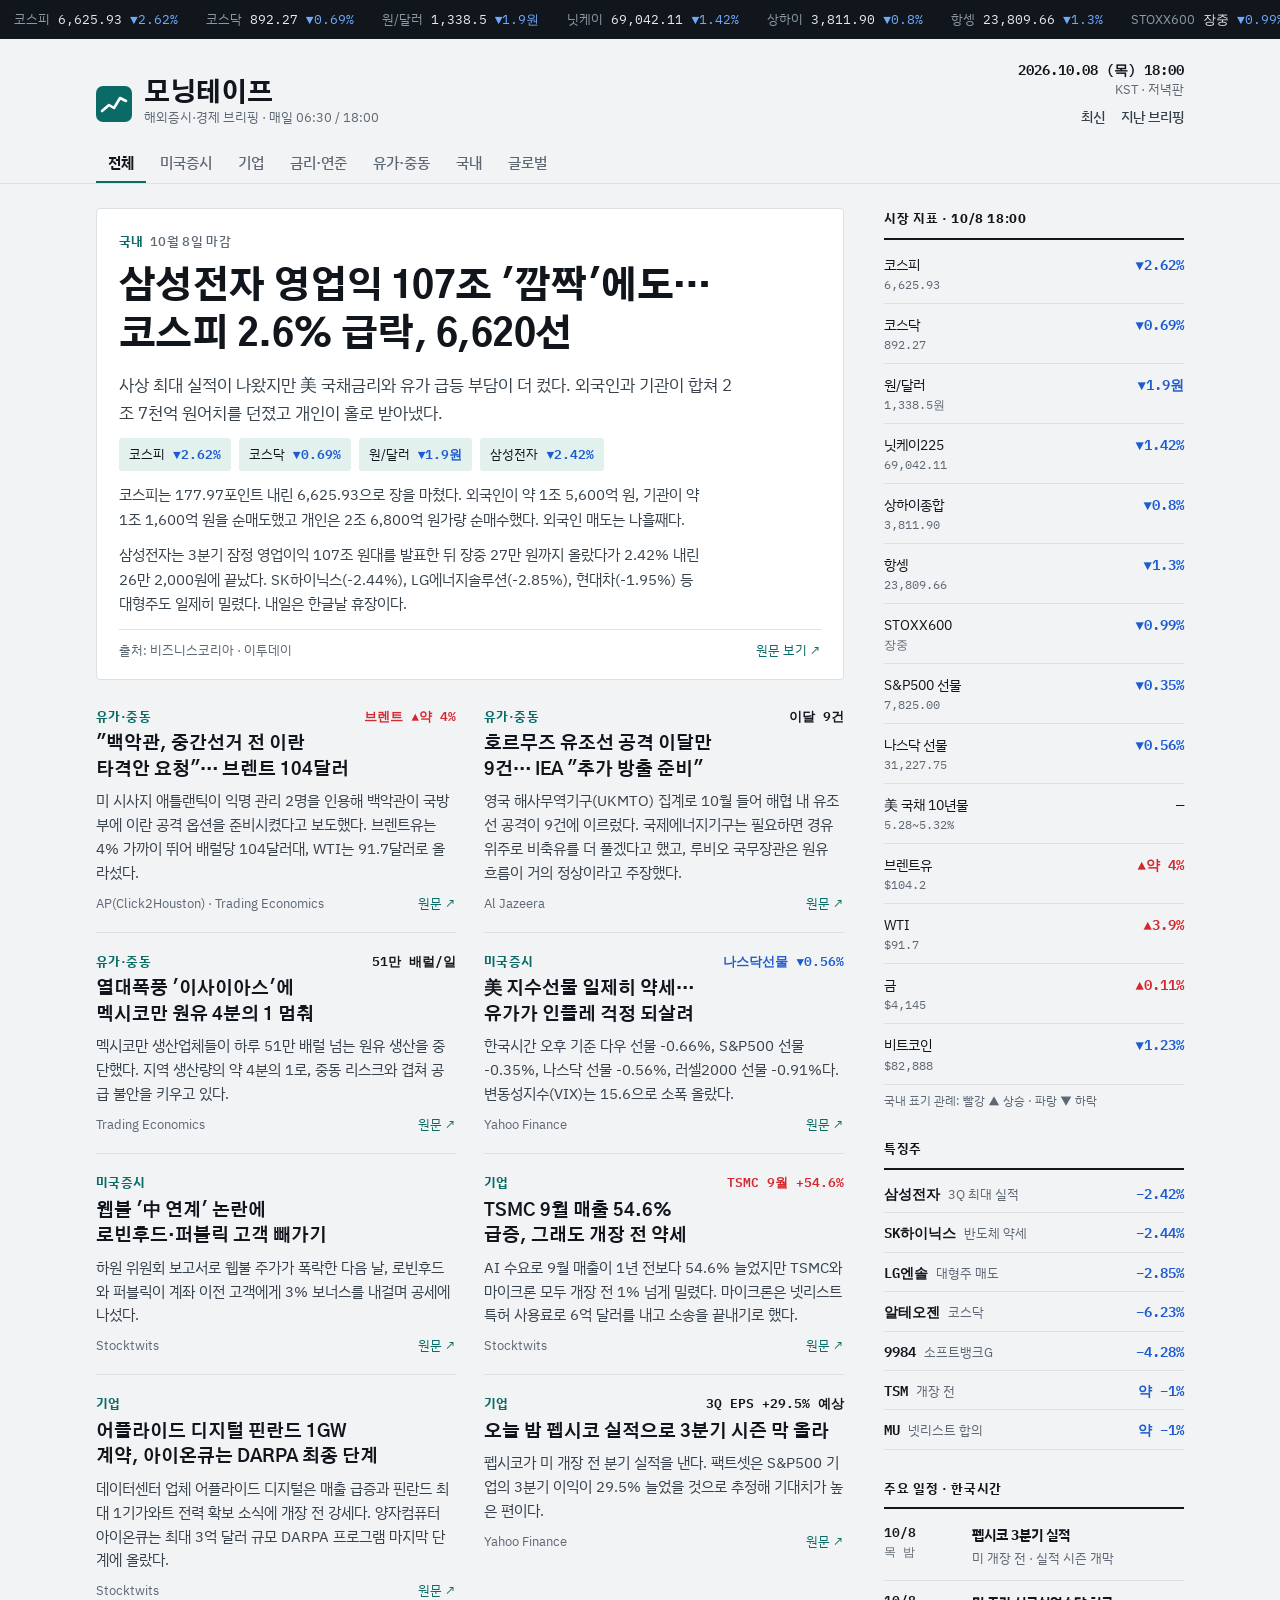
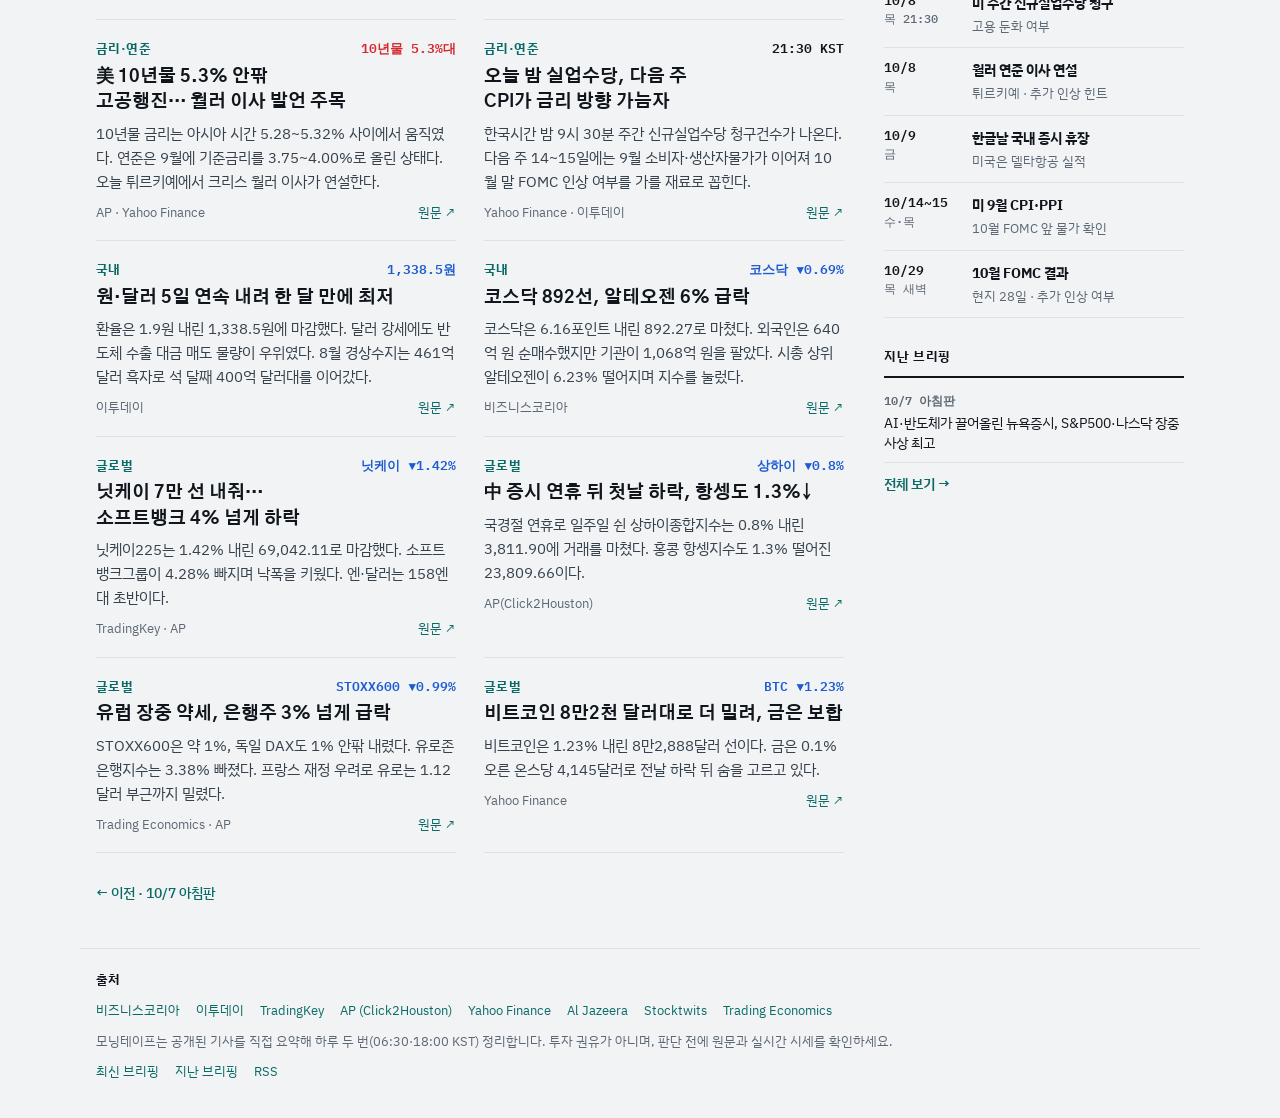
<file: e/2026-10-08-pm.html>
<!doctype html>
<html lang="ko" data-root="../" data-edition="2026-10-08-pm">
<head>
<meta charset="utf-8">
<meta name="viewport" content="width=device-width, initial-scale=1">
<title>10월 8일 저녁판 증시 브리핑: 삼성전자 영업익 107조 &#x27;깜짝&#x27;에도… 코스피 2.6% 급락, 6,620선 | 모닝테이프</title>
<meta name="description" content="삼성전자 깜짝 실적에도 코스피 2.6% 급락. 美 10년물 5.3%대와 브렌트 104달러 부담에 아시아·유럽 증시가 함께 밀렸다.">
<link rel="canonical" href="https://acestrella.github.io/morningtape/e/2026-10-08-pm.html">
<meta property="og:type" content="article">
<meta property="og:site_name" content="모닝테이프">
<meta property="og:locale" content="ko_KR">
<meta property="og:title" content="10월 8일 저녁판 증시 브리핑: 삼성전자 영업익 107조 &#x27;깜짝&#x27;에도… 코스피 2.6% 급락, 6,620선 | 모닝테이프">
<meta property="og:description" content="삼성전자 깜짝 실적에도 코스피 2.6% 급락. 美 10년물 5.3%대와 브렌트 104달러 부담에 아시아·유럽 증시가 함께 밀렸다.">
<meta property="og:url" content="https://acestrella.github.io/morningtape/e/2026-10-08-pm.html">
<meta property="og:image" content="https://acestrella.github.io/morningtape/icons/og.png">
<meta name="twitter:card" content="summary_large_image">
<meta name="theme-color" content="#0A6B66">
<meta name="mobile-web-app-capable" content="yes">
<meta name="apple-mobile-web-app-capable" content="yes">
<meta name="apple-mobile-web-app-title" content="모닝테이프">
<link rel="manifest" href="../manifest.webmanifest">
<link rel="icon" href="../icons/favicon-32.png" sizes="32x32" type="image/png">
<link rel="apple-touch-icon" href="../icons/apple-touch-icon.png">
<link rel="alternate" type="application/rss+xml" title="모닝테이프" href="../feed.xml">
<link rel="preconnect" href="https://fonts.googleapis.com">
<link rel="preconnect" href="https://fonts.gstatic.com" crossorigin>
<link rel="stylesheet" href="https://fonts.googleapis.com/css2?family=Gothic+A1:wght@700;800&family=IBM+Plex+Mono:wght@500;600&family=IBM+Plex+Sans+KR:wght@400;500;700&display=swap">
<link rel="stylesheet" href="../assets/style.css?v=2df06da0">
<script type="application/ld+json">{"@context": "https://schema.org", "@type": "NewsArticle", "headline": "삼성전자 영업익 107조 '깜짝'에도… 코스피 2.6% 급락, 6,620선", "description": "삼성전자 깜짝 실적에도 코스피 2.6% 급락. 美 10년물 5.3%대와 브렌트 104달러 부담에 아시아·유럽 증시가 함께 밀렸다.", "datePublished": "2026-10-08T18:00:00+09:00", "dateModified": "2026-10-08T18:00:00+09:00", "inLanguage": "ko", "mainEntityOfPage": "https://acestrella.github.io/morningtape/e/2026-10-08-pm.html", "image": ["https://acestrella.github.io/morningtape/icons/og.png"], "author": {"@type": "Organization", "name": "모닝테이프", "url": "https://acestrella.github.io/morningtape/"}, "publisher": {"@type": "Organization", "name": "모닝테이프", "logo": {"@type": "ImageObject", "url": "https://acestrella.github.io/morningtape/icons/icon-512.png"}}}</script>
</head>
<body><div class="newer" id="newer" hidden>
  <div class="wrap newer-in"><span><b>새 브리핑</b> <span class="bt"></span></span><a href="../">지금 보기 →</a></div>
</div><div class="tape" aria-label="주요 지표">
  <div class="tape-track">
    <ul class="tape-list"><li><span class="k">코스피</span><span class="v">6,625.93</span><span class="td">▼2.62%</span></li><li><span class="k">코스닥</span><span class="v">892.27</span><span class="td">▼0.69%</span></li><li><span class="k">원/달러</span><span class="v">1,338.5</span><span class="td">▼1.9원</span></li><li><span class="k">닛케이</span><span class="v">69,042.11</span><span class="td">▼1.42%</span></li><li><span class="k">상하이</span><span class="v">3,811.90</span><span class="td">▼0.8%</span></li><li><span class="k">항셍</span><span class="v">23,809.66</span><span class="td">▼1.3%</span></li><li><span class="k">STOXX600</span><span class="v">장중</span><span class="td">▼0.99%</span></li><li><span class="k">S&amp;P500 선물</span><span class="v">7,825.00</span><span class="td">▼0.35%</span></li><li><span class="k">나스닥 선물</span><span class="v">31,227.75</span><span class="td">▼0.56%</span></li><li><span class="k">다우 선물</span><span class="v">51,108</span><span class="td">▼0.66%</span></li><li><span class="k">美10년물</span><span class="v">5.3% 안팎</span></li><li><span class="k">브렌트유</span><span class="v">$104.2</span><span class="tu">▲약 4%</span></li><li><span class="k">WTI</span><span class="v">$91.7</span><span class="tu">▲3.9%</span></li><li><span class="k">금</span><span class="v">$4,145</span><span class="tu">▲0.11%</span></li><li><span class="k">비트코인</span><span class="v">$82,888</span><span class="td">▼1.23%</span></li></ul>
    <ul class="tape-list" aria-hidden="true"><li><span class="k">코스피</span><span class="v">6,625.93</span><span class="td">▼2.62%</span></li><li><span class="k">코스닥</span><span class="v">892.27</span><span class="td">▼0.69%</span></li><li><span class="k">원/달러</span><span class="v">1,338.5</span><span class="td">▼1.9원</span></li><li><span class="k">닛케이</span><span class="v">69,042.11</span><span class="td">▼1.42%</span></li><li><span class="k">상하이</span><span class="v">3,811.90</span><span class="td">▼0.8%</span></li><li><span class="k">항셍</span><span class="v">23,809.66</span><span class="td">▼1.3%</span></li><li><span class="k">STOXX600</span><span class="v">장중</span><span class="td">▼0.99%</span></li><li><span class="k">S&amp;P500 선물</span><span class="v">7,825.00</span><span class="td">▼0.35%</span></li><li><span class="k">나스닥 선물</span><span class="v">31,227.75</span><span class="td">▼0.56%</span></li><li><span class="k">다우 선물</span><span class="v">51,108</span><span class="td">▼0.66%</span></li><li><span class="k">美10년물</span><span class="v">5.3% 안팎</span></li><li><span class="k">브렌트유</span><span class="v">$104.2</span><span class="tu">▲약 4%</span></li><li><span class="k">WTI</span><span class="v">$91.7</span><span class="tu">▲3.9%</span></li><li><span class="k">금</span><span class="v">$4,145</span><span class="tu">▲0.11%</span></li><li><span class="k">비트코인</span><span class="v">$82,888</span><span class="td">▼1.23%</span></li></ul>
  </div>
</div><header class="mast wrap">
  <a class="brand" href="../"><svg class="logo" width="36" height="36" viewBox="0 0 36 36" aria-hidden="true"><rect width="36" height="36" rx="7" fill="var(--accent)"/><polyline points="6,25 13,19 18,22 24,12 30,15" fill="none" stroke="var(--on-accent)" stroke-width="2.6" stroke-linecap="round" stroke-linejoin="round"/></svg><span><strong>모닝테이프</strong><span>해외증시·경제 브리핑 · 매일 06:30 / 18:00</span></span></a>
  <div class="mast-r">
    <div class="stamp"><time datetime="2026-10-08T18:00:00+09:00">2026.10.08 (목) 18:00</time>KST · 저녁판</div>
    <nav class="topnav" aria-label="사이트"><a href="../">최신</a><a href="../archive.html">지난 브리핑</a><button type="button" class="install" id="install" hidden>앱 설치</button></nav>
  </div>
</header>
<p class="ioshint wrap" id="ioshint" hidden>사파리 아래쪽 <b>공유 버튼</b> → <b>홈 화면에 추가</b>를 누르면 앱처럼 쓸 수 있어요.</p><div class="tabbar"><nav class="tabs wrap" aria-label="섹션"><button type="button" class="tab" id="tab-all" data-filter="all" aria-pressed="true">전체</button><button type="button" class="tab" id="tab-us" data-filter="us" aria-pressed="false">미국증시</button><button type="button" class="tab" id="tab-biz" data-filter="biz" aria-pressed="false">기업</button><button type="button" class="tab" id="tab-rates" data-filter="rates" aria-pressed="false">금리·연준</button><button type="button" class="tab" id="tab-oil" data-filter="oil" aria-pressed="false">유가·중동</button><button type="button" class="tab" id="tab-kr" data-filter="kr" aria-pressed="false">국내</button><button type="button" class="tab" id="tab-global" data-filter="global" aria-pressed="false">글로벌</button></nav></div>
<main class="wrap grid">
  <div class="col-main">
    <article class="lead" data-cat="kr">
  <div class="kicker">국내<span class="time">10월 8일 마감</span></div>
  <h1>삼성전자 영업익 107조 &#x27;깜짝&#x27;에도… 코스피 2.6% 급락, 6,620선</h1>
  <p class="dek">사상 최대 실적이 나왔지만 美 국채금리와 유가 급등 부담이 더 컸다. 외국인과 기관이 합쳐 2조 7천억 원어치를 던졌고 개인이 홀로 받아냈다.</p>
  <div class="chips"><span class="chip">코스피 <span class="num dn">▼2.62%</span></span><span class="chip">코스닥 <span class="num dn">▼0.69%</span></span><span class="chip">원/달러 <span class="num dn">▼1.9원</span></span><span class="chip">삼성전자 <span class="num dn">▼2.42%</span></span></div>
  <div class="body"><p>코스피는 177.97포인트 내린 6,625.93으로 장을 마쳤다. 외국인이 약 1조 5,600억 원, 기관이 약 1조 1,600억 원을 순매도했고 개인은 2조 6,800억 원가량 순매수했다. 외국인 매도는 나흘째다.</p><p>삼성전자는 3분기 잠정 영업이익 107조 원대를 발표한 뒤 장중 27만 원까지 올랐다가 2.42% 내린 26만 2,000원에 끝났다. SK하이닉스(-2.44%), LG에너지솔루션(-2.85%), 현대차(-1.95%) 등 대형주도 일제히 밀렸다. 내일은 한글날 휴장이다.</p></div>
  <div class="byline"><span>출처: 비즈니스코리아 · 이투데이</span><a href="https://www.businesskorea.co.kr/news/articleView.html?idxno=278527" target="_blank" rel="noopener">원문 보기 ↗</a></div>
</article>
    <div class="stories" id="stories"><article class="story" data-cat="oil">
  <div class="story-top"><span class="kicker">유가·중동</span><span class="chg up">브렌트 ▲약 4%</span></div>
  <h2>&quot;백악관, 중간선거 전 이란 타격안 요청&quot;… 브렌트 104달러</h2>
  <p>미 시사지 애틀랜틱이 익명 관리 2명을 인용해 백악관이 국방부에 이란 공격 옵션을 준비시켰다고 보도했다. 브렌트유는 4% 가까이 뛰어 배럴당 104달러대, WTI는 91.7달러로 올라섰다.</p>
  <footer><span>AP(Click2Houston) · Trading Economics</span><a href="https://www.click2houston.com/business/2026/10/08/brent-crude-jumps-nearly-4-as-middle-east-tensions-flare-while-share-prices-retreat/" target="_blank" rel="noopener">원문 ↗</a></footer>
</article><article class="story" data-cat="oil">
  <div class="story-top"><span class="kicker">유가·중동</span><span class="chg ">이달 9건</span></div>
  <h2>호르무즈 유조선 공격 이달만 9건… IEA &quot;추가 방출 준비&quot;</h2>
  <p>영국 해사무역기구(UKMTO) 집계로 10월 들어 해협 내 유조선 공격이 9건에 이르렀다. 국제에너지기구는 필요하면 경유 위주로 비축유를 더 풀겠다고 했고, 루비오 국무장관은 원유 흐름이 거의 정상이라고 주장했다.</p>
  <footer><span>Al Jazeera</span><a href="https://www.aljazeera.com/news/2026/10/8/us-stocks-slide-as-oil-prices-fluctuate-over-renewed-iran-war-fears" target="_blank" rel="noopener">원문 ↗</a></footer>
</article><article class="story" data-cat="oil">
  <div class="story-top"><span class="kicker">유가·중동</span><span class="chg ">51만 배럴/일</span></div>
  <h2>열대폭풍 &#x27;이사이아스&#x27;에 멕시코만 원유 4분의 1 멈춰</h2>
  <p>멕시코만 생산업체들이 하루 51만 배럴 넘는 원유 생산을 중단했다. 지역 생산량의 약 4분의 1로, 중동 리스크와 겹쳐 공급 불안을 키우고 있다.</p>
  <footer><span>Trading Economics</span><a href="https://tradingeconomics.com/commodity/brent-crude-oil" target="_blank" rel="noopener">원문 ↗</a></footer>
</article><article class="story" data-cat="us">
  <div class="story-top"><span class="kicker">미국증시</span><span class="chg dn">나스닥선물 ▼0.56%</span></div>
  <h2>美 지수선물 일제히 약세… 유가가 인플레 걱정 되살려</h2>
  <p>한국시간 오후 기준 다우 선물 -0.66%, S&amp;P500 선물 -0.35%, 나스닥 선물 -0.56%, 러셀2000 선물 -0.91%다. 변동성지수(VIX)는 15.6으로 소폭 올랐다.</p>
  <footer><span>Yahoo Finance</span><a href="https://finance.yahoo.com/markets/live/stock-market-today-thursday-october-8-dow-sp-500-nasdaq-080537884.html" target="_blank" rel="noopener">원문 ↗</a></footer>
</article><article class="story" data-cat="us">
  <div class="story-top"><span class="kicker">미국증시</span></div>
  <h2>웹불 &#x27;中 연계&#x27; 논란에 로빈후드·퍼블릭 고객 빼가기</h2>
  <p>하원 위원회 보고서로 웹불 주가가 폭락한 다음 날, 로빈후드와 퍼블릭이 계좌 이전 고객에게 3% 보너스를 내걸며 공세에 나섰다.</p>
  <footer><span>Stocktwits</span><a href="https://stocktwits.com/news-articles/markets/equity/why-are-nasdaq-dow-futures-falling-premarket-mu-tsm-apld-ionq-hood-bull-sls-in-focus/cZDUfTgRBNT" target="_blank" rel="noopener">원문 ↗</a></footer>
</article><article class="story" data-cat="biz">
  <div class="story-top"><span class="kicker">기업</span><span class="chg up">TSMC 9월 +54.6%</span></div>
  <h2>TSMC 9월 매출 54.6% 급증, 그래도 개장 전 약세</h2>
  <p>AI 수요로 9월 매출이 1년 전보다 54.6% 늘었지만 TSMC와 마이크론 모두 개장 전 1% 넘게 밀렸다. 마이크론은 넷리스트 특허 사용료로 6억 달러를 내고 소송을 끝내기로 했다.</p>
  <footer><span>Stocktwits</span><a href="https://stocktwits.com/news-articles/markets/equity/why-are-nasdaq-dow-futures-falling-premarket-mu-tsm-apld-ionq-hood-bull-sls-in-focus/cZDUfTgRBNT" target="_blank" rel="noopener">원문 ↗</a></footer>
</article><article class="story" data-cat="biz">
  <div class="story-top"><span class="kicker">기업</span></div>
  <h2>어플라이드 디지털 핀란드 1GW 계약, 아이온큐는 DARPA 최종 단계</h2>
  <p>데이터센터 업체 어플라이드 디지털은 매출 급증과 핀란드 최대 1기가와트 전력 확보 소식에 개장 전 강세다. 양자컴퓨터 아이온큐는 최대 3억 달러 규모 DARPA 프로그램 마지막 단계에 올랐다.</p>
  <footer><span>Stocktwits</span><a href="https://stocktwits.com/news-articles/markets/equity/why-are-nasdaq-dow-futures-falling-premarket-mu-tsm-apld-ionq-hood-bull-sls-in-focus/cZDUfTgRBNT" target="_blank" rel="noopener">원문 ↗</a></footer>
</article><article class="story" data-cat="biz">
  <div class="story-top"><span class="kicker">기업</span><span class="chg ">3Q EPS +29.5% 예상</span></div>
  <h2>오늘 밤 펩시코 실적으로 3분기 시즌 막 올라</h2>
  <p>펩시코가 미 개장 전 분기 실적을 낸다. 팩트셋은 S&amp;P500 기업의 3분기 이익이 29.5% 늘었을 것으로 추정해 기대치가 높은 편이다.</p>
  <footer><span>Yahoo Finance</span><a href="https://finance.yahoo.com/markets/live/stock-market-today-thursday-october-8-dow-sp-500-nasdaq-080537884.html" target="_blank" rel="noopener">원문 ↗</a></footer>
</article><article class="story" data-cat="rates">
  <div class="story-top"><span class="kicker">금리·연준</span><span class="chg up">10년물 5.3%대</span></div>
  <h2>美 10년물 5.3% 안팎 고공행진… 월러 이사 발언 주목</h2>
  <p>10년물 금리는 아시아 시간 5.28~5.32% 사이에서 움직였다. 연준은 9월에 기준금리를 3.75~4.00%로 올린 상태다. 오늘 튀르키예에서 크리스 월러 이사가 연설한다.</p>
  <footer><span>AP · Yahoo Finance</span><a href="https://www.click2houston.com/business/2026/10/08/brent-crude-jumps-nearly-4-as-middle-east-tensions-flare-while-share-prices-retreat/" target="_blank" rel="noopener">원문 ↗</a></footer>
</article><article class="story" data-cat="rates">
  <div class="story-top"><span class="kicker">금리·연준</span><span class="chg ">21:30 KST</span></div>
  <h2>오늘 밤 실업수당, 다음 주 CPI가 금리 방향 가늠자</h2>
  <p>한국시간 밤 9시 30분 주간 신규실업수당 청구건수가 나온다. 다음 주 14~15일에는 9월 소비자·생산자물가가 이어져 10월 말 FOMC 인상 여부를 가를 재료로 꼽힌다.</p>
  <footer><span>Yahoo Finance · 이투데이</span><a href="https://www.etoday.co.kr/news/view/2633988" target="_blank" rel="noopener">원문 ↗</a></footer>
</article><article class="story" data-cat="kr">
  <div class="story-top"><span class="kicker">국내</span><span class="chg dn">1,338.5원</span></div>
  <h2>원·달러 5일 연속 내려 한 달 만에 최저</h2>
  <p>환율은 1.9원 내린 1,338.5원에 마감했다. 달러 강세에도 반도체 수출 대금 매도 물량이 우위였다. 8월 경상수지는 461억 달러 흑자로 석 달째 400억 달러대를 이어갔다.</p>
  <footer><span>이투데이</span><a href="https://www.etoday.co.kr/news/view/2633988" target="_blank" rel="noopener">원문 ↗</a></footer>
</article><article class="story" data-cat="kr">
  <div class="story-top"><span class="kicker">국내</span><span class="chg dn">코스닥 ▼0.69%</span></div>
  <h2>코스닥 892선, 알테오젠 6% 급락</h2>
  <p>코스닥은 6.16포인트 내린 892.27로 마쳤다. 외국인은 640억 원 순매수했지만 기관이 1,068억 원을 팔았다. 시총 상위 알테오젠이 6.23% 떨어지며 지수를 눌렀다.</p>
  <footer><span>비즈니스코리아</span><a href="https://www.businesskorea.co.kr/news/articleView.html?idxno=278527" target="_blank" rel="noopener">원문 ↗</a></footer>
</article><article class="story" data-cat="global">
  <div class="story-top"><span class="kicker">글로벌</span><span class="chg dn">닛케이 ▼1.42%</span></div>
  <h2>닛케이 7만 선 내줘… 소프트뱅크 4% 넘게 하락</h2>
  <p>닛케이225는 1.42% 내린 69,042.11로 마감했다. 소프트뱅크그룹이 4.28% 빠지며 낙폭을 키웠다. 엔·달러는 158엔대 초반이다.</p>
  <footer><span>TradingKey · AP</span><a href="https://www.tradingkey.com/analysis/stocks/us-stocks/262205710-samsung-skhynix-skhy-softbank-tradingkey" target="_blank" rel="noopener">원문 ↗</a></footer>
</article><article class="story" data-cat="global">
  <div class="story-top"><span class="kicker">글로벌</span><span class="chg dn">상하이 ▼0.8%</span></div>
  <h2>中 증시 연휴 뒤 첫날 하락, 항셍도 1.3%↓</h2>
  <p>국경절 연휴로 일주일 쉰 상하이종합지수는 0.8% 내린 3,811.90에 거래를 마쳤다. 홍콩 항셍지수도 1.3% 떨어진 23,809.66이다.</p>
  <footer><span>AP(Click2Houston)</span><a href="https://www.click2houston.com/business/2026/10/08/brent-crude-jumps-nearly-4-as-middle-east-tensions-flare-while-share-prices-retreat/" target="_blank" rel="noopener">원문 ↗</a></footer>
</article><article class="story" data-cat="global">
  <div class="story-top"><span class="kicker">글로벌</span><span class="chg dn">STOXX600 ▼0.99%</span></div>
  <h2>유럽 장중 약세, 은행주 3% 넘게 급락</h2>
  <p>STOXX600은 약 1%, 독일 DAX도 1% 안팎 내렸다. 유로존 은행지수는 3.38% 빠졌다. 프랑스 재정 우려로 유로는 1.12달러 부근까지 밀렸다.</p>
  <footer><span>Trading Economics · AP</span><a href="https://tradingeconomics.com/germany/stock-market" target="_blank" rel="noopener">원문 ↗</a></footer>
</article><article class="story" data-cat="global">
  <div class="story-top"><span class="kicker">글로벌</span><span class="chg dn">BTC ▼1.23%</span></div>
  <h2>비트코인 8만2천 달러대로 더 밀려, 금은 보합</h2>
  <p>비트코인은 1.23% 내린 8만2,888달러 선이다. 금은 0.1% 오른 온스당 4,145달러로 전날 하락 뒤 숨을 고르고 있다.</p>
  <footer><span>Yahoo Finance</span><a href="https://finance.yahoo.com/markets/live/stock-market-today-thursday-october-8-dow-sp-500-nasdaq-080537884.html" target="_blank" rel="noopener">원문 ↗</a></footer>
</article></div>
    <p class="empty" id="empty" hidden>이 섹션에 표시할 기사가 없어요.</p>
    <nav class="ednav" aria-label="판 이동"><a href="../e/2026-10-07-am.html">← 이전 · 10/7 아침판</a></nav>
  </div>
  <aside class="rail">
  <section>
    <h2>시장 지표 · 10/8 18:00</h2>
    <table class="ind"><tbody><tr><td>코스피<small>6,625.93</small></td><td class="dn">▼2.62%</td></tr><tr><td>코스닥<small>892.27</small></td><td class="dn">▼0.69%</td></tr><tr><td>원/달러<small>1,338.5원</small></td><td class="dn">▼1.9원</td></tr><tr><td>닛케이225<small>69,042.11</small></td><td class="dn">▼1.42%</td></tr><tr><td>상하이종합<small>3,811.90</small></td><td class="dn">▼0.8%</td></tr><tr><td>항셍<small>23,809.66</small></td><td class="dn">▼1.3%</td></tr><tr><td>STOXX600<small>장중</small></td><td class="dn">▼0.99%</td></tr><tr><td>S&amp;P500 선물<small>7,825.00</small></td><td class="dn">▼0.35%</td></tr><tr><td>나스닥 선물<small>31,227.75</small></td><td class="dn">▼0.56%</td></tr><tr><td>美 국채 10년물<small>5.28~5.32%</small></td><td class="">—</td></tr><tr><td>브렌트유<small>$104.2</small></td><td class="up">▲약 4%</td></tr><tr><td>WTI<small>$91.7</small></td><td class="up">▲3.9%</td></tr><tr><td>금<small>$4,145</small></td><td class="up">▲0.11%</td></tr><tr><td>비트코인<small>$82,888</small></td><td class="dn">▼1.23%</td></tr></tbody></table>
    <p class="legend">국내 표기 관례: 빨강 ▲ 상승 · 파랑 ▼ 하락</p>
  </section>
  <section><h2>특징주</h2><ul class="movers"><li><span><span class="tk">삼성전자</span><span class="nm">3Q 최대 실적</span></span><span class="num dn">−2.42%</span></li><li><span><span class="tk">SK하이닉스</span><span class="nm">반도체 약세</span></span><span class="num dn">−2.44%</span></li><li><span><span class="tk">LG엔솔</span><span class="nm">대형주 매도</span></span><span class="num dn">−2.85%</span></li><li><span><span class="tk">알테오젠</span><span class="nm">코스닥</span></span><span class="num dn">−6.23%</span></li><li><span><span class="tk">9984</span><span class="nm">소프트뱅크G</span></span><span class="num dn">−4.28%</span></li><li><span><span class="tk">TSM</span><span class="nm">개장 전</span></span><span class="num dn">약 −1%</span></li><li><span><span class="tk">MU</span><span class="nm">넷리스트 합의</span></span><span class="num dn">약 −1%</span></li></ul></section>
  <section><h2>주요 일정 · 한국시간</h2><ul class="sched"><li><div class="d">10/8<span>목 밤</span></div><div><b>펩시코 3분기 실적</b><p>미 개장 전 · 실적 시즌 개막</p></div></li><li><div class="d">10/8<span>목 21:30</span></div><div><b>미 주간 신규실업수당 청구</b><p>고용 둔화 여부</p></div></li><li><div class="d">10/8<span>목</span></div><div><b>월러 연준 이사 연설</b><p>튀르키예 · 추가 인상 힌트</p></div></li><li><div class="d">10/9<span>금</span></div><div><b>한글날 국내 증시 휴장</b><p>미국은 델타항공 실적</p></div></li><li><div class="d">10/14~15<span>수·목</span></div><div><b>미 9월 CPI·PPI</b><p>10월 FOMC 앞 물가 확인</p></div></li><li><div class="d">10/29<span>목 새벽</span></div><div><b>10월 FOMC 결과</b><p>현지 28일 · 추가 인상 여부</p></div></li></ul></section>
  <section><h2>지난 브리핑</h2><ul class="recent"><li><a href="../e/2026-10-07-am.html"><span class="rl">10/7 아침판</span><span class="rt">AI·반도체가 끌어올린 뉴욕증시, S&amp;P500·나스닥 장중 사상 최고</span></a></li></ul><a class="more" href="../archive.html">전체 보기 →</a></section>
</aside>
</main>
<footer class="wrap foot">
  <h2>출처</h2><ul><li><a href="https://www.businesskorea.co.kr/news/articleView.html?idxno=278527" target="_blank" rel="noopener">비즈니스코리아</a></li><li><a href="https://www.etoday.co.kr/news/view/2633988" target="_blank" rel="noopener">이투데이</a></li><li><a href="https://www.tradingkey.com/analysis/stocks/us-stocks/262205710-samsung-skhynix-skhy-softbank-tradingkey" target="_blank" rel="noopener">TradingKey</a></li><li><a href="https://www.click2houston.com/business/2026/10/08/brent-crude-jumps-nearly-4-as-middle-east-tensions-flare-while-share-prices-retreat/" target="_blank" rel="noopener">AP (Click2Houston)</a></li><li><a href="https://finance.yahoo.com/markets/live/stock-market-today-thursday-october-8-dow-sp-500-nasdaq-080537884.html" target="_blank" rel="noopener">Yahoo Finance</a></li><li><a href="https://www.aljazeera.com/news/2026/10/8/us-stocks-slide-as-oil-prices-fluctuate-over-renewed-iran-war-fears" target="_blank" rel="noopener">Al Jazeera</a></li><li><a href="https://stocktwits.com/news-articles/markets/equity/why-are-nasdaq-dow-futures-falling-premarket-mu-tsm-apld-ionq-hood-bull-sls-in-focus/cZDUfTgRBNT" target="_blank" rel="noopener">Stocktwits</a></li><li><a href="https://tradingeconomics.com/commodity/brent-crude-oil" target="_blank" rel="noopener">Trading Economics</a></li></ul>
  <p>모닝테이프는 공개된 기사를 직접 요약해 하루 두 번(06:30·18:00 KST) 정리합니다. 투자 권유가 아니며, 판단 전에 원문과 실시간 시세를 확인하세요.</p>
  <p class="foot-links"><a href="../">최신 브리핑</a><a href="../archive.html">지난 브리핑</a><a href="../feed.xml">RSS</a></p>
</footer><script src="../assets/app.js?v=2df06da0" defer></script>
</body>
</html>
</file>
<file: assets/style.css>
/* 모닝테이프 — portal front page. Ticker tape on top, masthead + sticky section tabs,
   lead story over a 2-col story list, indicator rail on the right (stacks below on phones).
   Korean market convention: up = red, down = blue. */
:root{
  --bg:#F1F3F5; --surface:#FFFFFF; --ink:#10161C; --ink-2:#36414B; --muted:#5D6874; --rule:#DCE1E6;
  --accent:#0A6B66; --accent-soft:#E2F0EE; --on-accent:#FFFFFF;
  --up:#D4282F; --down:#1D5BD0;
  --tape:#10161C; --tape-fg:#E6EBEF; --tape-muted:#8C98A4; --tape-up:#FF6A6F; --tape-down:#6EAAFF;
  --f-display:"Gothic A1","IBM Plex Sans KR","Apple SD Gothic Neo","Malgun Gothic",sans-serif;
  --f-body:"IBM Plex Sans KR","Apple SD Gothic Neo","Malgun Gothic",sans-serif;
  --f-data:"IBM Plex Mono",ui-monospace,SFMono-Regular,Menlo,Consolas,monospace;
  color-scheme:light;
}
@media (prefers-color-scheme: dark){
  :root:not([data-theme="light"]){
    --bg:#0D1216; --surface:#151C22; --ink:#E5EAEE; --ink-2:#C2CAD1; --muted:#8E9AA6; --rule:#27323B;
    --accent:#43C0B6; --accent-soft:#143331; --on-accent:#06110F; --up:#FF6267; --down:#66A6FF;
    --tape:#060A0D; color-scheme:dark;
  }
}
:root[data-theme="dark"]{
  --bg:#0D1216; --surface:#151C22; --ink:#E5EAEE; --ink-2:#C2CAD1; --muted:#8E9AA6; --rule:#27323B;
  --accent:#43C0B6; --accent-soft:#143331; --on-accent:#06110F; --up:#FF6267; --down:#66A6FF;
  --tape:#060A0D; color-scheme:dark;
}
*{box-sizing:border-box}
html{-webkit-text-size-adjust:100%}
body{margin:0;background:var(--bg);color:var(--ink);font-family:var(--f-body);font-size:15px;line-height:1.65;-webkit-font-smoothing:antialiased}
[hidden]{display:none!important}
img{max-width:100%}
a{color:var(--accent);text-decoration:none}
a:hover{text-decoration:underline}
a:focus-visible,button:focus-visible{outline:2px solid var(--accent);outline-offset:2px;border-radius:3px}
.wrap{max-width:1120px;margin-inline:auto;padding-inline:16px}
.num{font-family:var(--f-data);font-variant-numeric:tabular-nums}
.up{color:var(--up)} .dn{color:var(--down)}

/* new-edition bar */
.newer{background:var(--accent);color:var(--on-accent);font-size:14px}
.newer-in{display:flex;justify-content:space-between;align-items:center;gap:12px;padding-block:10px}
.newer-in>span{min-width:0;overflow:hidden;text-overflow:ellipsis;white-space:nowrap}
.newer a{color:var(--on-accent);font-weight:700;white-space:nowrap}

/* ticker */
.tape{background:var(--tape);color:var(--tape-fg);overflow:hidden;font-size:13px}
.tape-track{display:flex;width:max-content;animation:tape 60s linear infinite}
.tape:hover .tape-track{animation-play-state:paused}
.tape-list{display:flex;gap:28px;margin:0;padding:9px 14px;list-style:none;white-space:nowrap}
.tape-list li{display:flex;gap:8px;align-items:baseline}
.tape-list .k{color:var(--tape-muted)}
.tape-list .v,.tape-list .tn{font-family:var(--f-data);font-variant-numeric:tabular-nums}
.tape-list .tu{color:var(--tape-up);font-family:var(--f-data)}
.tape-list .td{color:var(--tape-down);font-family:var(--f-data)}
@keyframes tape{to{transform:translateX(-50%)}}
@media (prefers-reduced-motion: reduce){
  .tape{overflow-x:auto}
  .tape-track{animation:none}
  .tape-list[aria-hidden="true"]{display:none}
}

/* masthead */
.mast{display:flex;flex-wrap:wrap;justify-content:space-between;align-items:flex-end;gap:12px 24px;padding-block:20px 14px}
.brand{display:flex;align-items:center;gap:12px;color:var(--ink);min-width:0}
.brand:hover{text-decoration:none}
.brand .logo{flex:none}
.brand strong{display:block;font-family:var(--f-display);font-weight:800;font-size:26px;line-height:1.1;letter-spacing:-.01em}
.brand>span>span{display:block;font-size:13px;color:var(--muted)}
.mast-r{display:flex;flex-direction:column;align-items:flex-end;gap:8px}
.stamp{text-align:right;font-size:12.5px;color:var(--muted);line-height:1.5}
.stamp time{display:block;font-family:var(--f-data);color:var(--ink);font-size:13.5px;font-weight:600}
.topnav{display:flex;flex-wrap:wrap;align-items:center;gap:6px 16px;font-size:13.5px}
.topnav a{color:var(--ink-2);font-weight:500}
.install{font:700 12.5px/1 var(--f-body);color:var(--on-accent);background:var(--accent);border:0;border-radius:3px;padding:7px 10px;cursor:pointer}
.ioshint{margin:0 auto 12px;font-size:13px;color:var(--ink-2)}
@media (max-width:640px){
  .mast-r{align-items:flex-start;width:100%}
  .stamp{text-align:left}
}

/* tabs */
.tabbar{position:sticky;top:0;z-index:5;background:var(--bg);border-bottom:1px solid var(--rule)}
.tabs{display:flex;gap:2px;overflow-x:auto;scrollbar-width:none}
.tabs::-webkit-scrollbar{display:none}
.tab{flex:none;font:500 14.5px/1 var(--f-body);color:var(--muted);background:none;border:0;border-bottom:2px solid transparent;padding:13px 12px 11px;cursor:pointer}
.tab:hover{color:var(--ink)}
.tab[aria-pressed="true"]{color:var(--ink);border-bottom-color:var(--accent);font-weight:700}

/* main grid */
.grid{display:grid;grid-template-columns:minmax(0,1fr) 300px;gap:40px;padding-block:24px 40px}
@media (max-width:880px){.grid{grid-template-columns:minmax(0,1fr);gap:32px}}
.col-main{min-width:0;display:flex;flex-direction:column;gap:8px}
.kicker{font-size:12.5px;font-weight:700;color:var(--accent);letter-spacing:.03em}
.kicker .time{color:var(--muted);font-weight:500;margin-left:6px}

/* lead */
.lead{background:var(--surface);border:1px solid var(--rule);border-radius:4px;padding:22px 22px 18px;display:flex;flex-direction:column;gap:12px}
.lead h1{margin:0;font-family:var(--f-display);font-weight:800;font-size:clamp(1.45rem,1.15rem + 1.8vw,2.3rem);line-height:1.3;letter-spacing:-.015em;text-wrap:balance;word-break:keep-all}
.lead .dek{margin:0;font-size:16.5px;color:var(--ink-2);max-width:62ch}
.chips{display:flex;flex-wrap:wrap;gap:8px}
.chip{display:inline-flex;gap:8px;align-items:baseline;padding:6px 10px;border-radius:3px;background:var(--accent-soft);font-size:13px}
.chip .num{font-weight:600}
.lead .body{display:flex;flex-direction:column;gap:10px;color:var(--ink-2);max-width:65ch}
.lead .body p{margin:0}
.byline{display:flex;flex-wrap:wrap;justify-content:space-between;gap:6px 16px;font-size:12.5px;color:var(--muted);border-top:1px solid var(--rule);padding-top:10px}

/* story list */
.stories{display:grid;grid-template-columns:repeat(2,minmax(0,1fr));column-gap:28px}
@media (max-width:640px){.stories{grid-template-columns:minmax(0,1fr)}}
.story{min-width:0;display:flex;flex-direction:column;gap:6px;padding-block:18px;border-bottom:1px solid var(--rule)}
.story-top{display:flex;justify-content:space-between;align-items:baseline;gap:12px}
.story .chg{font-family:var(--f-data);font-variant-numeric:tabular-nums;font-size:12.5px;font-weight:600;white-space:nowrap}
.story h2{margin:0;font-family:var(--f-display);font-weight:700;font-size:18px;line-height:1.42;text-wrap:balance;word-break:keep-all}
.story p{margin:0;font-size:14.5px;color:var(--ink-2)}
.story footer{display:flex;justify-content:space-between;gap:12px;font-size:12.5px;color:var(--muted);margin-top:2px}
.empty{color:var(--muted);padding-block:24px}
.ednav{display:flex;justify-content:space-between;flex-wrap:wrap;gap:8px 16px;padding-block:20px 4px;font-size:14px;font-weight:500}

/* rail */
.rail{min-width:0;display:flex;flex-direction:column;gap:28px}
.rail h2{margin:0 0 4px;font-size:13px;font-weight:700;letter-spacing:.05em;padding-bottom:8px;border-bottom:2px solid var(--ink)}
.legend{font-size:12px;color:var(--muted);margin:6px 0 0}
.ind{width:100%;border-collapse:collapse;font-size:14px}
.ind td{padding:8px 0;border-bottom:1px solid var(--rule);vertical-align:baseline}
.ind td small{display:block;font-size:11.5px;color:var(--muted);font-family:var(--f-data)}
.ind td:last-child{text-align:right;font-family:var(--f-data);font-variant-numeric:tabular-nums;font-weight:600;white-space:nowrap;padding-left:12px}
.movers,.sched,.recent{list-style:none;margin:0;padding:0}
.movers li{display:flex;justify-content:space-between;gap:12px;padding:7px 0;border-bottom:1px solid var(--rule);font-size:14px}
.movers .tk{font-family:var(--f-data);font-weight:600;margin-right:8px}
.movers .nm{color:var(--muted);font-size:13px}
.movers .num{font-weight:600;white-space:nowrap}
.sched li{display:grid;grid-template-columns:76px minmax(0,1fr);gap:12px;padding:10px 0;border-bottom:1px solid var(--rule);font-size:14px}
.sched .d{font-family:var(--f-data);font-weight:600;font-size:13px;line-height:1.5}
.sched .d span{display:block;color:var(--muted);font-weight:500;font-size:12px}
.sched b{font-weight:700}
.sched p{margin:2px 0 0;color:var(--muted);font-size:13px}
.recent li{border-bottom:1px solid var(--rule)}
.recent a{display:flex;flex-direction:column;gap:2px;padding:9px 0;color:var(--ink)}
.recent a:hover{text-decoration:none}
.recent a:hover .rt{color:var(--accent)}
.recent .rl{font-family:var(--f-data);font-size:12px;font-weight:600;color:var(--muted)}
.recent .rt{font-size:14px;line-height:1.45;display:-webkit-box;-webkit-line-clamp:2;-webkit-box-orient:vertical;overflow:hidden}
.more{display:inline-block;margin-top:10px;font-size:13.5px;font-weight:600}

/* archive */
.arch{max-width:780px;padding-block:24px 40px}
.arch h1{margin:0 0 4px;font-family:var(--f-display);font-weight:800;font-size:28px;line-height:1.25}
.arch-dek{margin:0 0 20px;color:var(--muted)}
.aday{margin-top:20px}
.aday h2{margin:0;font-family:var(--f-data);font-size:13px;font-weight:600;color:var(--muted);padding-bottom:8px;border-bottom:2px solid var(--ink)}
.aday ul{list-style:none;margin:0;padding:0}
.aday li{border-bottom:1px solid var(--rule)}
.aday a{display:grid;grid-template-columns:74px minmax(0,1fr);gap:14px;padding:14px 0;color:var(--ink)}
.aday a:hover{text-decoration:none}
.aday a:hover b{color:var(--accent)}
.al{font-weight:700;font-size:14px}
.al span{display:block;font-family:var(--f-data);font-size:12px;font-weight:500;color:var(--muted)}
.at{display:flex;flex-direction:column;gap:3px;min-width:0}
.at b{font-family:var(--f-display);font-size:17px;line-height:1.4;word-break:keep-all}
.at span{font-size:14px;color:var(--ink-2)}

/* footer */
.foot{border-top:1px solid var(--rule);padding-block:20px 36px;font-size:12.5px;color:var(--muted);display:flex;flex-direction:column;gap:10px}
.foot h2{margin:0;font-size:12.5px;color:var(--ink)}
.foot ul{margin:0;padding:0;list-style:none;display:flex;flex-wrap:wrap;gap:4px 16px}
.foot p{margin:0}
.foot-links{display:flex;flex-wrap:wrap;gap:4px 16px}
</file>
